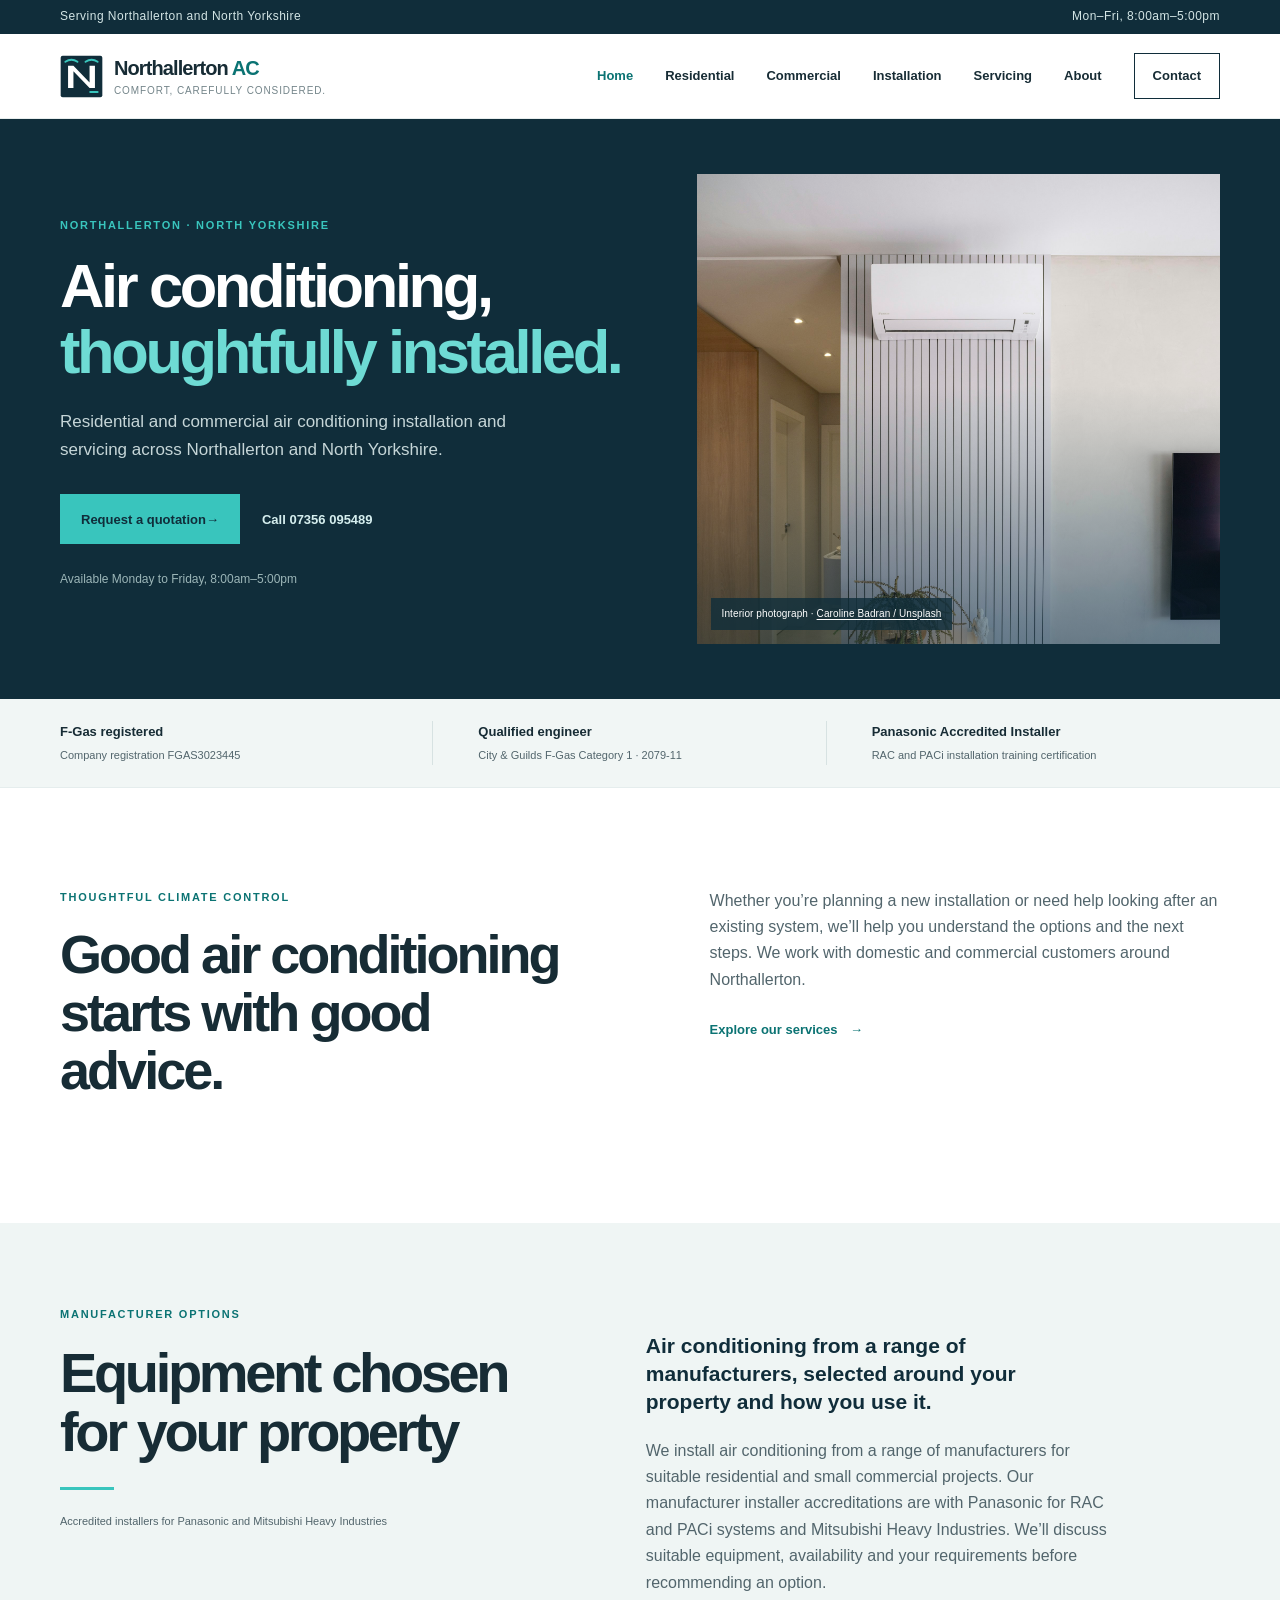
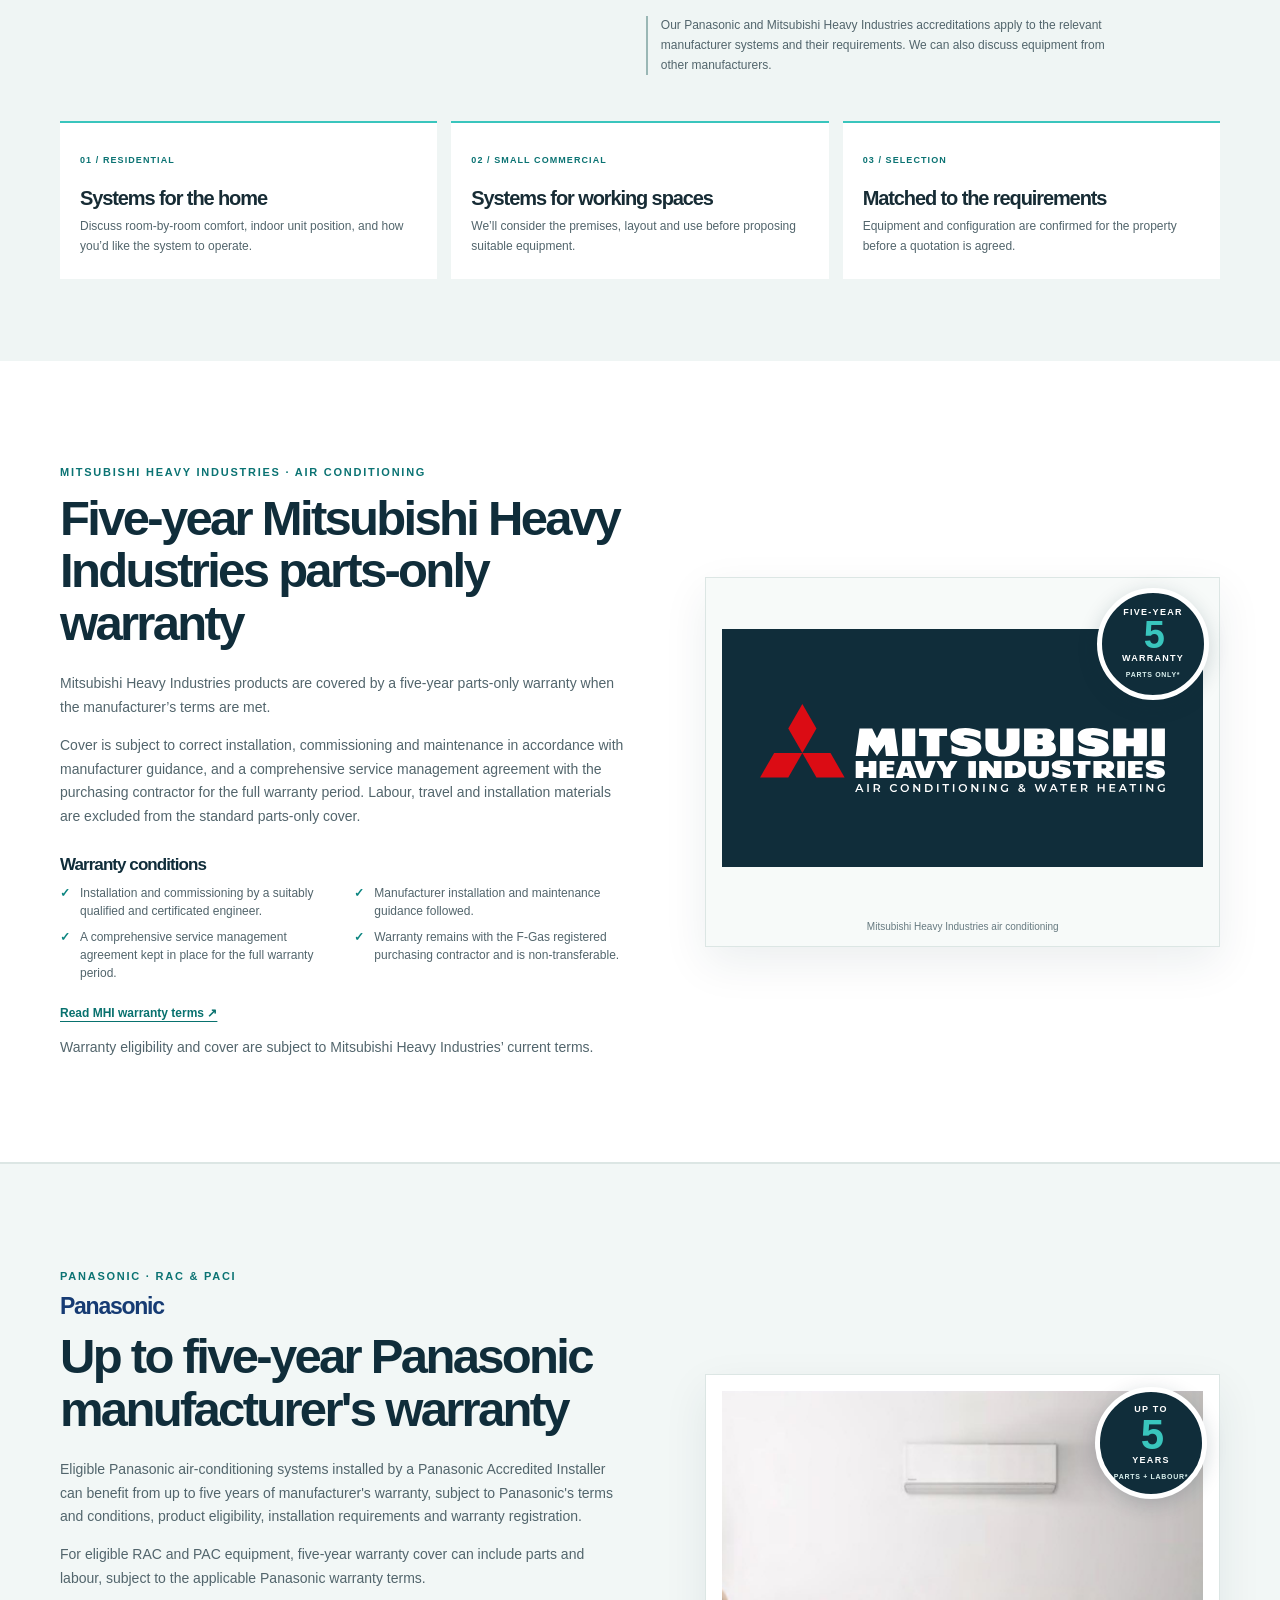
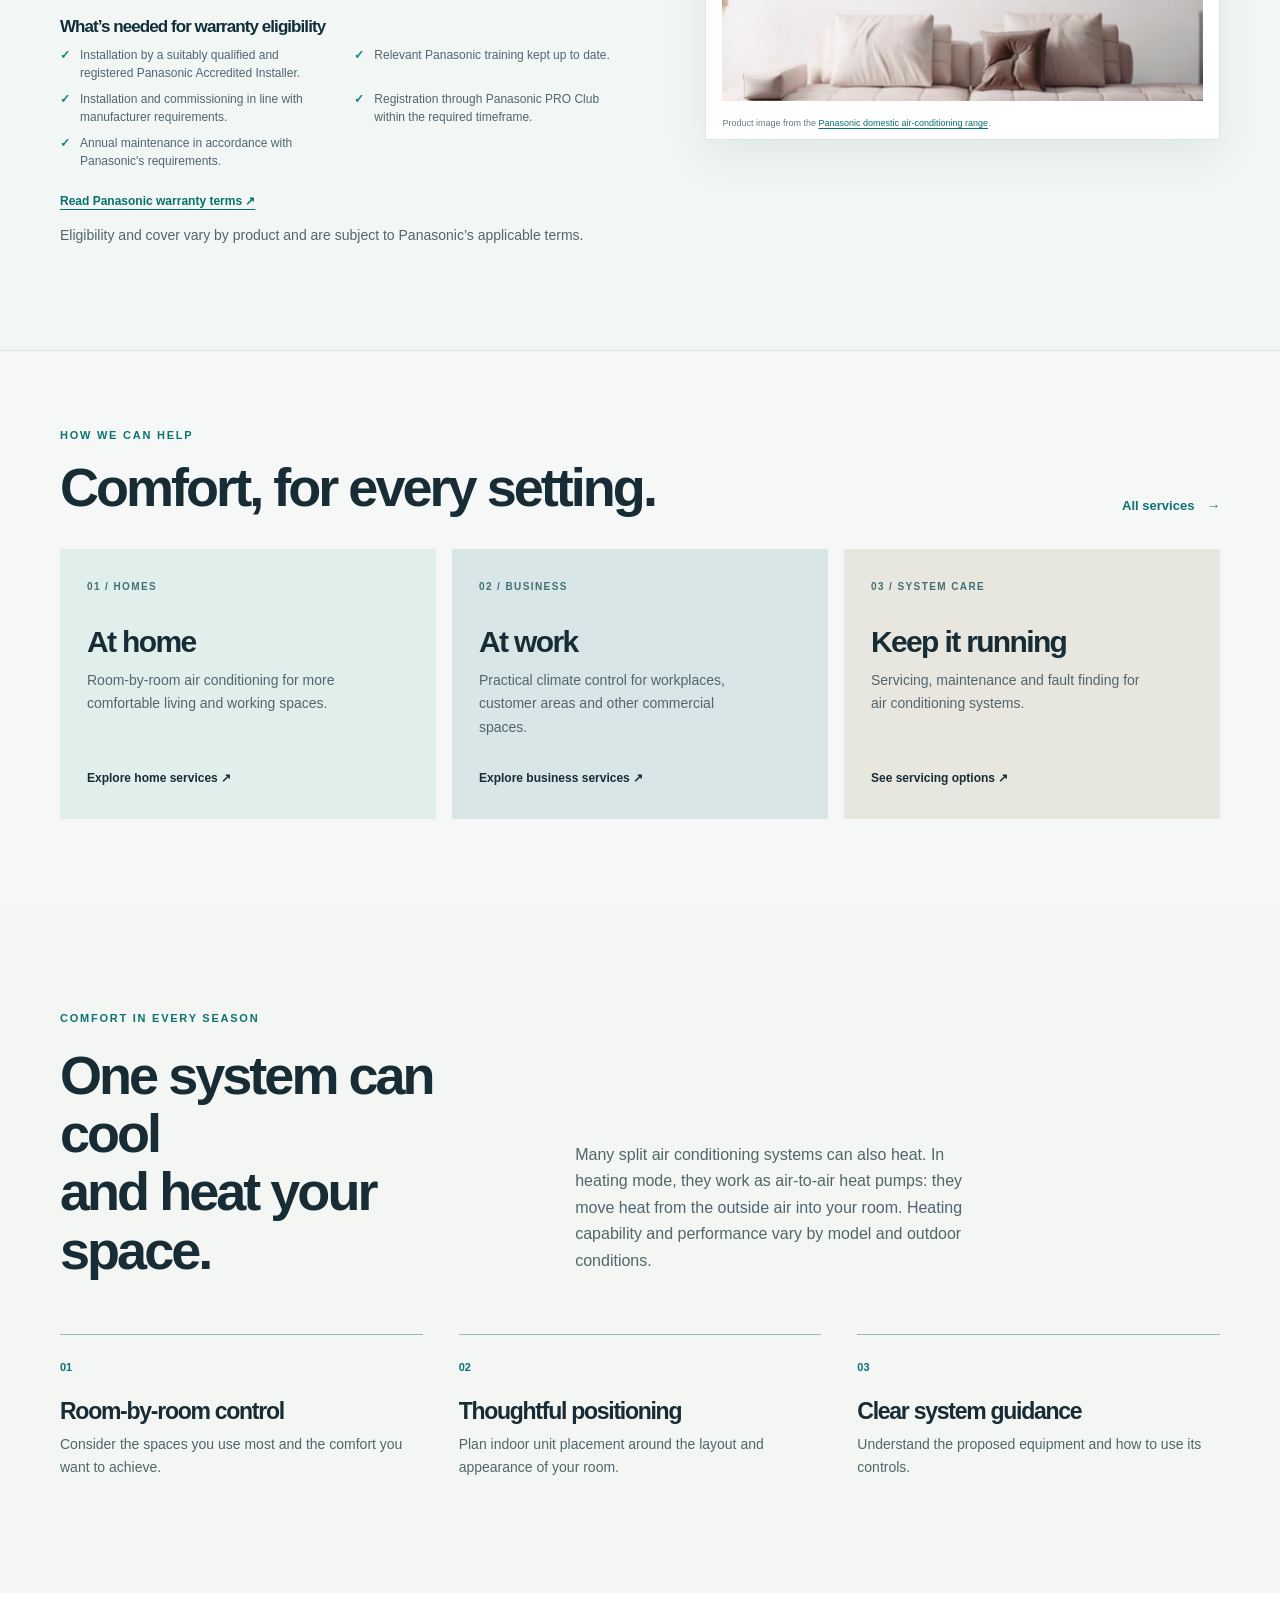
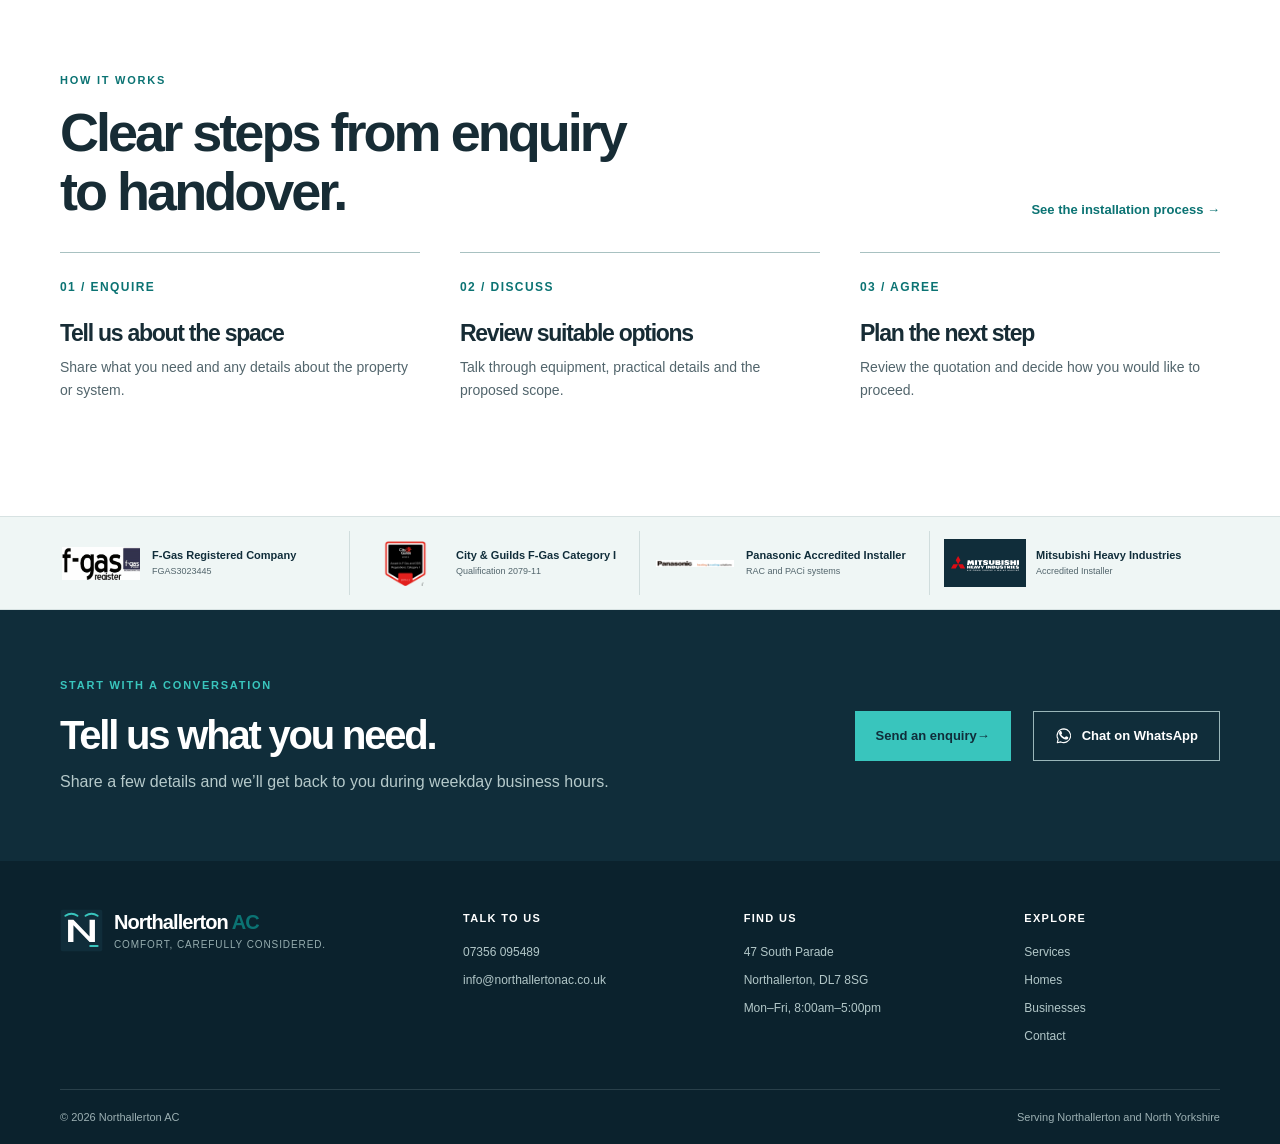
<file: index.html>
<!doctype html>
<html lang="en-GB">
<head>
  <meta charset="utf-8"><meta name="viewport" content="width=device-width, initial-scale=1">
  <title>Air Conditioning Northallerton | Installation &amp; Servicing | Northallerton AC</title><meta property="og:title" content="Air conditioning, thoughtfully installed | Northallerton AC"><meta property="og:description" content="Residential and commercial air conditioning installation and servicing across Northallerton and North Yorkshire."><meta property="og:type" content="website"><meta property="og:url" content="https://northallertonac.co.uk/">
  <meta name="description" content="Air conditioning installation, servicing and repairs in Northallerton and across North Yorkshire. Call Northallerton AC to discuss your requirements.">
  <meta name="theme-color" content="#102d3a"><meta property="og:image" content="https://northallertonac.co.uk/assets/northallerton-home-v2.jpg"><meta name="twitter:card" content="summary_large_image"><link rel="canonical" href="https://northallertonac.co.uk/"><link rel="icon" href="assets/northallerton-ac-mark.svg" type="image/svg+xml"><link rel="stylesheet" href="styles.css?v=20261107-logo-mhi-whatsapp">
  <script type="application/ld+json">{"@context":"https://schema.org","@type":"HVACBusiness","name":"Northallerton AC","url":"https://northallertonac.co.uk/","telephone":"+447356095489","email":"info@northallertonac.co.uk","address":{"@type":"PostalAddress","streetAddress":"47 South Parade","addressLocality":"Northallerton","postalCode":"DL7 8SG","addressCountry":"GB"},"openingHoursSpecification":[{"@type":"OpeningHoursSpecification","dayOfWeek":["Monday","Tuesday","Wednesday","Thursday","Friday"],"opens":"08:00","closes":"17:00"}],"areaServed":[{"@type":"City","name":"Northallerton"},{"@type":"AdministrativeArea","name":"North Yorkshire"}],"@id":"https://northallertonac.co.uk/#business","logo":"https://northallertonac.co.uk/logo.svg","image":"https://northallertonac.co.uk/assets/northallerton-home-v2.jpg","hasOfferCatalog":{"@type":"OfferCatalog","name":"Air conditioning services","itemListElement":[{"@type":"Offer","itemOffered":{"@type":"Service","name":"Air conditioning installation"}},{"@type":"Offer","itemOffered":{"@type":"Service","name":"Air conditioning servicing and maintenance"}},{"@type":"Offer","itemOffered":{"@type":"Service","name":"Air conditioning repairs"}}]}}</script>
</head>
<body>
<a class="skip-link" href="#main">Skip to content</a>
<div class="topline"><div class="wrap top-inner"><span>Serving Northallerton and North Yorkshire</span><span>Mon–Fri, 8:00am–5:00pm</span></div></div>
<header class="site-header"><div class="wrap header-inner"><a class="brand" href="/" aria-label="Northallerton AC home"><img src="assets/northallerton-ac-mark.svg" alt=""><span>Northallerton <b>AC</b><small>Comfort, carefully considered.</small></span></a><button class="menu-toggle" aria-expanded="false" aria-controls="main-nav">Menu</button><nav id="main-nav" aria-label="Main navigation"><a href="/" aria-current="page">Home</a><a href="domestic.html">Residential</a><a href="commercial.html">Commercial</a><a href="installation.html">Installation</a><a href="maintenance.html">Servicing</a><a href="about.html">About</a><a href="contact.html" class="nav-cta">Contact</a></nav></div></header>
<main id="main">
  <section class="hero"><div class="wrap hero-grid"><div class="hero-copy"><p class="eyebrow">Northallerton · North Yorkshire</p><h1>Air conditioning,<br><em>thoughtfully installed.</em></h1><p class="lead">Residential and commercial air conditioning installation and servicing across Northallerton and North Yorkshire.</p><div class="actions"><a class="button button-light" href="contact.html">Request a quotation <span aria-hidden="true">→</span></a><a class="text-link light-link" href="tel:+447356095489">Call 07356 095489</a></div><p class="hero-hours">Available Monday to Friday, 8:00am–5:00pm</p></div><div class="hero-photo"><img src="assets/northallerton-home-v2.jpg" alt="Split air conditioning unit integrated into a modern architectural living room"><span class="photo-caption">Interior photograph · <a href="https://unsplash.com/photos/modern-living-room-with-air-conditioner-and-decor-BsHycOlU6Bg" target="_blank" rel="noopener">Caroline Badran / Unsplash</a></span></div></div></section>
  <section class="trust-strip"><div class="wrap trust-grid"><div><strong>F-Gas registered</strong><span>Company registration FGAS3023445</span></div><div><strong>Qualified engineer</strong><span>City &amp; Guilds F-Gas Category 1 · 2079-11</span></div><div><strong>Panasonic Accredited Installer</strong><span>RAC and PACi installation training certification</span></div></div></section>
  <section class="section intro"><div class="wrap intro-grid"><div><p class="eyebrow">Thoughtful climate control</p><h2>Good air conditioning<br>starts with good advice.</h2></div><div><p>Whether you’re planning a new installation or need help looking after an existing system, we’ll help you understand the options and the next steps. We work with domestic and commercial customers around Northallerton.</p><a class="text-link" href="services.html">Explore our services <span aria-hidden="true">→</span></a></div></div></section>
  <section class="manufacturer-feature"><div class="wrap manufacturer-grid"><div class="maker-title"><p class="eyebrow">Manufacturer options</p><h2>Equipment chosen for your property</h2><span class="maker-rule"></span><p class="maker-status">Accredited installers for Panasonic and Mitsubishi Heavy Industries</p></div><div class="maker-copy"><p class="maker-intro">Air conditioning from a range of manufacturers, selected around your property and how you use it.</p><p>We install air conditioning from a range of manufacturers for suitable residential and small commercial projects. Our manufacturer installer accreditations are with Panasonic for RAC and PACi systems and Mitsubishi Heavy Industries. We’ll discuss suitable equipment, availability and your requirements before recommending an option.</p><p class="maker-qualification">Our Panasonic and Mitsubishi Heavy Industries accreditations apply to the relevant manufacturer systems and their requirements. We can also discuss equipment from other manufacturers.</p></div><div class="manufacturer-systems"><article><span>01 / RESIDENTIAL</span><h3>Systems for the home</h3><p>Discuss room-by-room comfort, indoor unit position, and how you’d like the system to operate.</p></article><article><span>02 / SMALL COMMERCIAL</span><h3>Systems for working spaces</h3><p>We’ll consider the premises, layout and use before proposing suitable equipment.</p></article><article><span>03 / SELECTION</span><h3>Matched to the requirements</h3><p>Equipment and configuration are confirmed for the property before a quotation is agreed.</p></article></div></div></section>
  <section class="section mhi-warranty-section" aria-labelledby="mhi-warranty-title"><div class="wrap panasonic-warranty-grid"><div class="panasonic-warranty-copy"><p class="eyebrow">Mitsubishi Heavy Industries · Air conditioning</p><h2 id="mhi-warranty-title">Five-year Mitsubishi Heavy Industries parts-only warranty</h2><p class="panasonic-warranty-lead">Mitsubishi Heavy Industries products are covered by a five-year parts-only warranty when the manufacturer’s terms are met.</p><p>Cover is subject to correct installation, commissioning and maintenance in accordance with manufacturer guidance, and a comprehensive service management agreement with the purchasing contractor for the full warranty period. Labour, travel and installation materials are excluded from the standard parts-only cover.</p><h3>Warranty conditions</h3><ul class="panasonic-conditions"><li>Installation and commissioning by a suitably qualified and certificated engineer.</li><li>Manufacturer installation and maintenance guidance followed.</li><li>A comprehensive service management agreement kept in place for the full warranty period.</li><li>Warranty remains with the F-Gas registered purchasing contractor and is non-transferable.</li></ul><div class="panasonic-warranty-links"><a href="https://mhi-hvac.co.uk/warranty-scheme/" target="_blank" rel="noopener">Read MHI warranty terms ↗</a></div><p class="panasonic-disclaimer">Warranty eligibility and cover are subject to Mitsubishi Heavy Industries’ current terms.</p></div><div class="panasonic-warranty-visual mhi-warranty-visual"><div class="mhi-warranty-logo-plate"><img src="assets/mhi-official-logo.svg" alt="Mitsubishi Heavy Industries"></div><div class="five-year-badge mhi-five-year-badge" aria-label="Five-year parts-only warranty, subject to terms"><span>FIVE-YEAR</span><strong>5</strong><span>WARRANTY</span><small>PARTS ONLY*</small></div><p class="mhi-warranty-caption">Mitsubishi Heavy Industries air conditioning</p></div></div></section>
  <section class="section panasonic-warranty-section" aria-labelledby="panasonic-warranty-title"><div class="wrap panasonic-warranty-grid"><div class="panasonic-warranty-copy"><p class="eyebrow">Panasonic · RAC &amp; PACi</p><p class="panasonic-brand-wordmark" aria-label="Panasonic">Panasonic</p><h2 id="panasonic-warranty-title">Up to five-year Panasonic manufacturer's warranty</h2><p class="panasonic-warranty-lead">Eligible Panasonic air-conditioning systems installed by a Panasonic Accredited Installer can benefit from up to five years of manufacturer's warranty, subject to Panasonic's terms and conditions, product eligibility, installation requirements and warranty registration.</p><p>For eligible RAC and PAC equipment, five-year warranty cover can include parts and labour, subject to the applicable Panasonic warranty terms.</p><h3>What’s needed for warranty eligibility</h3><ul class="panasonic-conditions"><li>Installation by a suitably qualified and registered Panasonic Accredited Installer.</li><li>Relevant Panasonic training kept up to date.</li><li>Installation and commissioning in line with manufacturer requirements.</li><li>Registration through Panasonic PRO Club within the required timeframe.</li><li>Annual maintenance in accordance with Panasonic's requirements.</li></ul><div class="panasonic-warranty-links"><a href="https://www.panasonicproclub.com/uploads/GB/certifications/untitled%20folder/WEBSITE_PANASONIC_UK_RAC_PAC_VRF_A2W_Warranty_01NOV_2021.pdf" target="_blank" rel="noopener">Read Panasonic warranty terms ↗</a></div><p class="panasonic-disclaimer">Eligibility and cover vary by product and are subject to Panasonic’s applicable terms.</p></div><div class="panasonic-warranty-visual"><div class="five-year-badge" aria-label="Up to five years, parts and labour"><span>UP TO</span><strong>5</strong><span>YEARS</span><small>PARTS + LABOUR*</small></div><img src="assets/panasonic-warranty-interior.jpg" alt="Panasonic wall-mounted air-conditioning unit in a contemporary living room" loading="lazy"><small class="panasonic-image-credit">Product image from the <a href="https://www.aircon.panasonic.eu/GB_en/product/etherea-inverter-silver-r32/" target="_blank" rel="noopener">Panasonic domestic air-conditioning range</a>.</small></div></div></section>
  <section class="section cards-section"><div class="wrap"><div class="section-heading"><div><p class="eyebrow">How we can help</p><h2>Comfort, for every setting.</h2></div><a class="text-link" href="services.html">All services <span aria-hidden="true">→</span></a></div><div class="card-grid"><a class="service-card home-card" href="domestic.html"><span class="card-number">01 / HOMES</span><h3>At home</h3><p>Room-by-room air conditioning for more comfortable living and working spaces.</p><span class="card-arrow">Explore home services ↗</span></a><a class="service-card business-card" href="commercial.html"><span class="card-number">02 / BUSINESS</span><h3>At work</h3><p>Practical climate control for workplaces, customer areas and other commercial spaces.</p><span class="card-arrow">Explore business services ↗</span></a><a class="service-card care-card" href="services.html#servicing"><span class="card-number">03 / SYSTEM CARE</span><h3>Keep it running</h3><p>Servicing, maintenance and fault finding for air conditioning systems.</p><span class="card-arrow">See servicing options ↗</span></a></div></div></section>
  <section class="section benefit-section"><div class="wrap"><div class="benefit-heading"><p class="eyebrow">Comfort in every season</p><h2>One system can cool<br>and heat your space.</h2><p>Many split air conditioning systems can also heat. In heating mode, they work as air-to-air heat pumps: they move heat from the outside air into your room. Heating capability and performance vary by model and outdoor conditions.</p></div><div class="benefit-points"><div><b>01</b><h3>Room-by-room control</h3><p>Consider the spaces you use most and the comfort you want to achieve.</p></div><div><b>02</b><h3>Thoughtful positioning</h3><p>Plan indoor unit placement around the layout and appearance of your room.</p></div><div><b>03</b><h3>Clear system guidance</h3><p>Understand the proposed equipment and how to use its controls.</p></div></div></div></section>
  <section class="section process-home"><div class="wrap"><div class="section-heading"><div><p class="eyebrow">How it works</p><h2>Clear steps from enquiry to handover.</h2></div><a class="text-link" href="installation.html">See the installation process →</a></div><div class="steps"><div><b>01 / ENQUIRE</b><h3>Tell us about the space</h3><p>Share what you need and any details about the property or system.</p></div><div><b>02 / DISCUSS</b><h3>Review suitable options</h3><p>Talk through equipment, practical details and the proposed scope.</p></div><div><b>03 / AGREE</b><h3>Plan the next step</h3><p>Review the quotation and decide how you would like to proceed.</p></div></div></div></section>
  <section class="credentials-banner" aria-label="Accreditations and qualifications"><div class="wrap credential-list">
 <article class="credential-card"><div class="credential-mark fgas-mark"><img src="assets/fgas-register-logo.png" alt="F-Gas Register"></div><div class="credential-copy"><h3>F-Gas Registered Company</h3><p>FGAS3023445</p></div></article>
 <article class="credential-card"><div class="credential-mark guilds-mark"><img src="assets/city-guilds-fgas-category-i.png" alt="City &amp; Guilds Level 2 F-Gas Category I badge"></div><div class="credential-copy"><h3>City &amp; Guilds F-Gas Category I</h3><p>Qualification 2079-11</p></div></article>
 <article class="credential-card"><div class="credential-mark panasonic-mark"><img src="assets/panasonic-heating-cooling-logo.png" alt="Panasonic heating and cooling solutions"></div><div class="credential-copy"><h3>Panasonic Accredited Installer</h3><p>RAC and PACi systems</p></div></article>
 <article class="credential-card mhi-credential"><div class="credential-mark mhi-mark"><img src="assets/mhi-official-logo.svg" alt="Mitsubishi Heavy Industries"></div><div class="credential-copy"><h3>Mitsubishi Heavy Industries</h3><p>Accredited Installer</p></div></article>
 </div></section>
  <section class="contact-band"><div class="wrap band-inner"><div><p class="eyebrow">Start with a conversation</p><h2>Tell us what you need.</h2><p>Share a few details and we’ll get back to you during weekday business hours.</p></div><div class="actions"><a class="button button-light" href="contact.html">Send an enquiry <span aria-hidden="true">→</span></a><a class="button button-outline" href="https://wa.me/447356095489?text=Hello%20Northallerton%20AC%2C%20I%27d%20like%20to%20ask%20about%20air%20conditioning." target="_blank" rel="noopener"><img class="whatsapp-icon" src="assets/whatsapp-mark.svg" alt="">Chat on WhatsApp</a></div></div></section>
</main>
<footer class="site-footer"><div class="wrap footer-main"><a class="brand footer-brand" href="/"><img src="assets/northallerton-ac-mark.svg" alt=""><span>Northallerton <b>AC</b><small>Comfort, carefully considered.</small></span></a><div><b>Talk to us</b><a href="tel:+447356095489">07356 095489</a><a href="mailto:info@northallertonac.co.uk">info@northallertonac.co.uk</a></div><div><b>Find us</b><span>47 South Parade</span><span>Northallerton, DL7 8SG</span><span>Mon–Fri, 8:00am–5:00pm</span></div><div><b>Explore</b><a href="services.html">Services</a><a href="domestic.html">Homes</a><a href="commercial.html">Businesses</a><a href="contact.html">Contact</a></div></div><div class="wrap footer-bottom"><span>© <span data-year>2026</span> Northallerton AC</span><span>Serving Northallerton and North Yorkshire</span></div></footer><script src="script.js" defer></script></body></html>
</file>
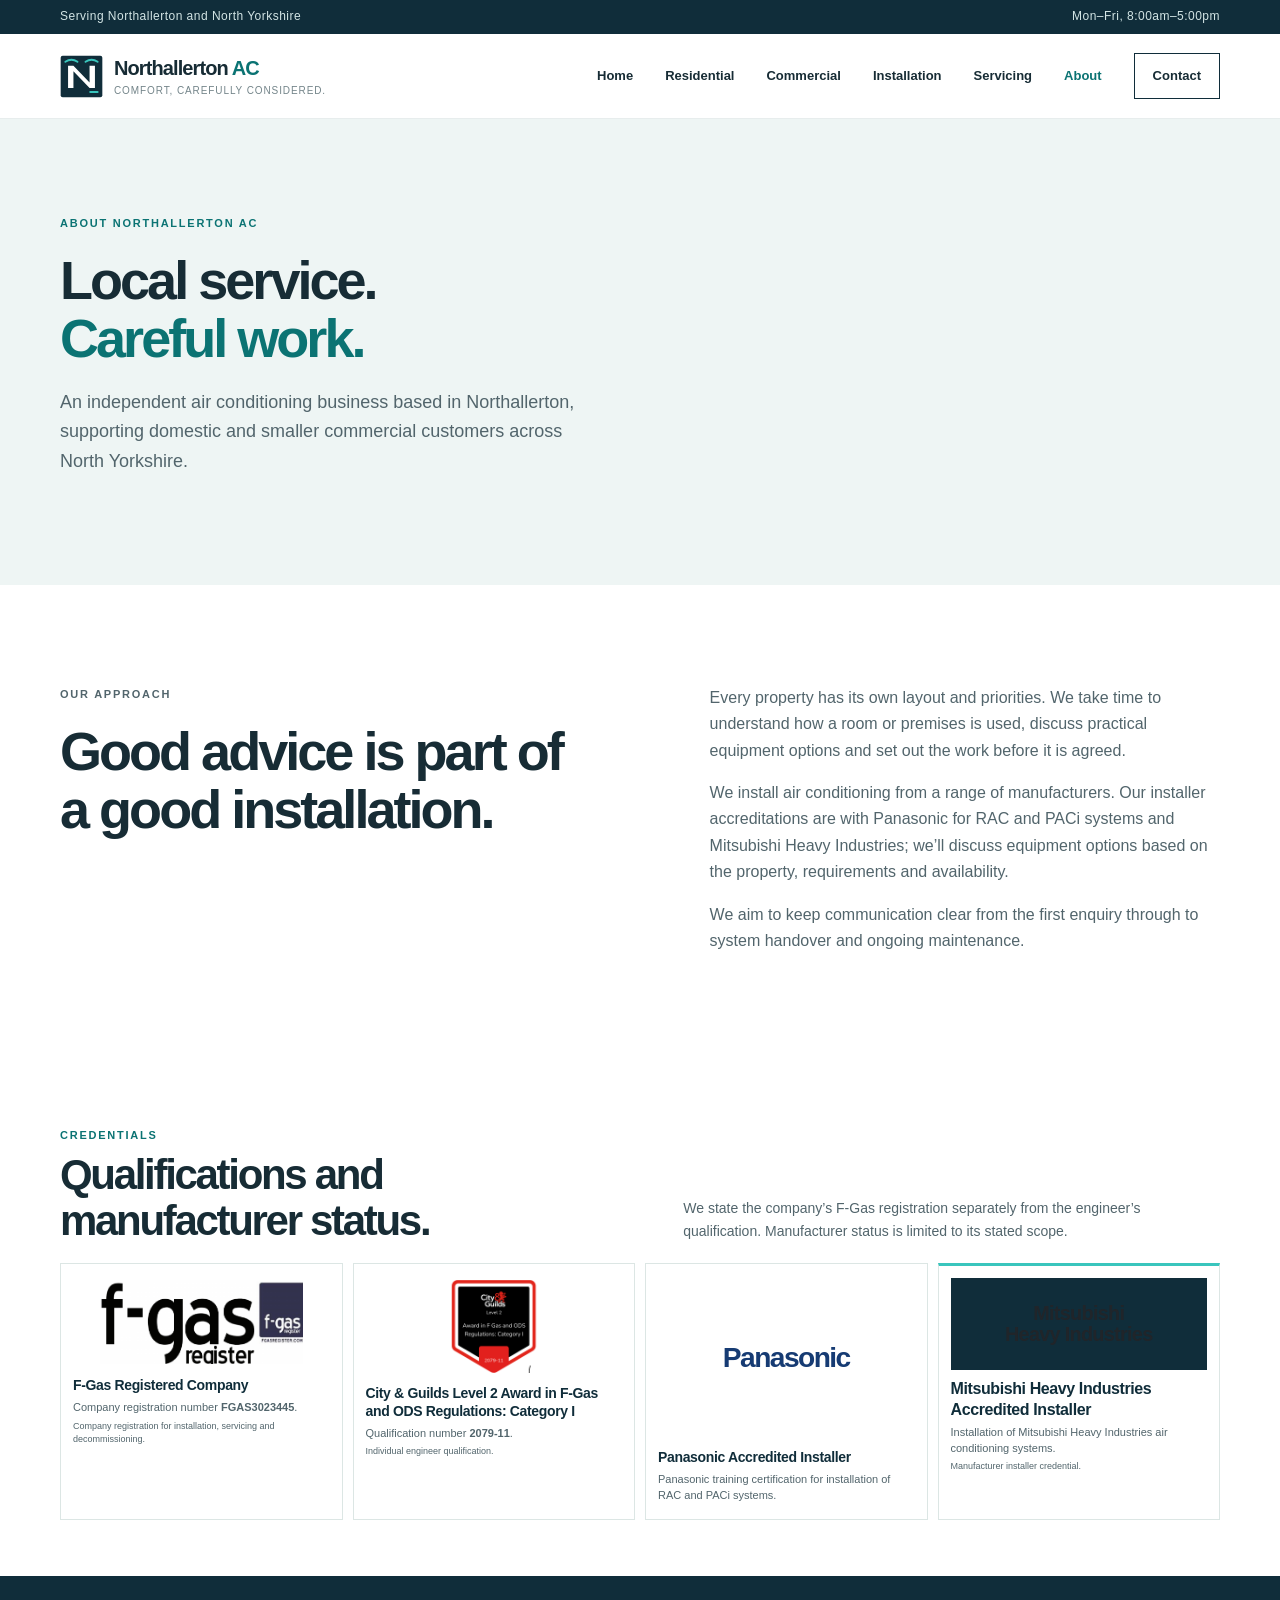
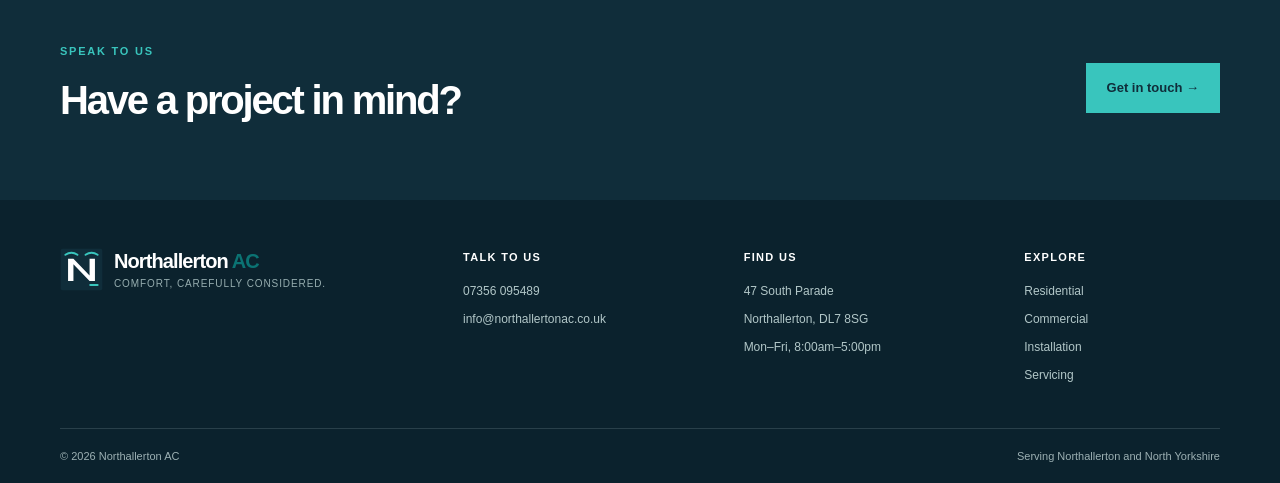
<file: about.html>
<!doctype html><html lang="en-GB"><head><meta charset="utf-8"><meta name="viewport" content="width=device-width, initial-scale=1"><title>About Northallerton AC | Local Air Conditioning Specialist</title><meta name="description" content="Meet Northallerton AC, an independent local air conditioning business serving homes and small commercial premises in North Yorkshire."><meta property="og:title" content="About Northallerton AC"><meta property="og:description" content="Local air conditioning installation and maintenance, with clear qualifications and accreditation details."><meta property="og:type" content="website"><meta property="og:url" content="https://northallertonac.co.uk/about.html"><meta property="og:image" content="https://northallertonac.co.uk/assets/northallerton-home-v2.jpg"><meta name="twitter:card" content="summary_large_image"><link rel="canonical" href="https://northallertonac.co.uk/about.html"><link rel="icon" href="assets/northallerton-ac-mark.svg" type="image/svg+xml"><link rel="stylesheet" href="styles.css?v=20261107-logo-mhi-whatsapp"></head><body><a class="skip-link" href="#main">Skip to content</a><div class="topline"><div class="wrap top-inner"><span>Serving Northallerton and North Yorkshire</span><span>Mon–Fri, 8:00am–5:00pm</span></div></div><header class="site-header"><div class="wrap header-inner"><a class="brand" href="/"><img src="assets/northallerton-ac-mark.svg" alt=""><span>Northallerton <b>AC</b><small>Comfort, carefully considered.</small></span></a><button class="menu-toggle" aria-expanded="false" aria-controls="main-nav">Menu</button><nav id="main-nav" aria-label="Main navigation"><a href="/">Home</a><a href="domestic.html">Residential</a><a href="commercial.html">Commercial</a><a href="installation.html">Installation</a><a href="maintenance.html">Servicing</a><a href="about.html" aria-current="page">About</a><a href="contact.html" class="nav-cta">Contact</a></nav></div></header><main id="main"><section class="page-hero"><div class="wrap"><p class="eyebrow">About Northallerton AC</p><h1>Local service.<br><em>Careful work.</em></h1><p class="lead">An independent air conditioning business based in Northallerton, supporting domestic and smaller commercial customers across North Yorkshire.</p></div></section><section class="section"><div class="wrap split-content"><div><p class="eyebrow">Our approach</p><h2>Good advice is part of a good installation.</h2></div><div><p>Every property has its own layout and priorities. We take time to understand how a room or premises is used, discuss practical equipment options and set out the work before it is agreed.</p><p>We install air conditioning from a range of manufacturers. Our installer accreditations are with Panasonic for RAC and PACi systems and Mitsubishi Heavy Industries; we’ll discuss equipment options based on the property, requirements and availability.</p><p>We aim to keep communication clear from the first enquiry through to system handover and ongoing maintenance.</p></div></div></section><section class="section credentials"><div class="wrap"><div class="credentials-grid"><div><p class="eyebrow">Credentials</p><h2>Qualifications and manufacturer status.</h2><p>We state the company’s F-Gas registration separately from the engineer’s qualification. Manufacturer status is limited to its stated scope.</p></div><div class="credential-list">
 <article class="credential-card"><div class="credential-mark fgas-mark"><img src="assets/fgas-register-logo.png" alt="F-Gas Register"></div><div class="credential-copy"><h3>F-Gas Registered Company</h3><p>Company registration number <strong>FGAS3023445</strong>.</p><small>Company registration for installation, servicing and decommissioning.</small></div></article>
 <article class="credential-card"><div class="credential-mark guilds-mark"><img src="assets/city-guilds-fgas-category-i.png" alt="City &amp; Guilds Level 2 Award in F-Gas and ODS Regulations: Category I, qualification 2079-11"></div><div class="credential-copy"><h3>City &amp; Guilds Level 2 Award in F-Gas and ODS Regulations: Category I</h3><p>Qualification number <strong>2079-11</strong>.</p><small>Individual engineer qualification.</small></div></article>
 <article class="credential-card"><div class="credential-mark wordmark panasonic-mark" aria-label="Panasonic">Panasonic</div><div class="credential-copy"><h3>Panasonic Accredited Installer</h3><p>Panasonic training certification for installation of RAC and PACi systems.</p></div></article>
 <article class="credential-card mhi-credential"><div class="credential-mark wordmark mhi-mark">Mitsubishi<br>Heavy Industries</div><div class="credential-copy"><h3>Mitsubishi Heavy Industries Accredited Installer</h3><p>Installation of Mitsubishi Heavy Industries air conditioning systems.</p><small>Manufacturer installer credential.</small></div></article>
 </div></div></div></section><section class="contact-band"><div class="wrap band-inner"><div><p class="eyebrow">Speak to us</p><h2>Have a project in mind?</h2></div><a class="button button-light" href="contact.html">Get in touch →</a></div></section></main><footer class="site-footer"><div class="wrap footer-main"><a class="brand footer-brand" href="/"><img src="assets/northallerton-ac-mark.svg" alt=""><span>Northallerton <b>AC</b><small>Comfort, carefully considered.</small></span></a><div><b>Talk to us</b><a href="tel:+447356095489">07356 095489</a><a href="mailto:info@northallertonac.co.uk">info@northallertonac.co.uk</a></div><div><b>Find us</b><span>47 South Parade</span><span>Northallerton, DL7 8SG</span><span>Mon–Fri, 8:00am–5:00pm</span></div><div><b>Explore</b><a href="domestic.html">Residential</a><a href="commercial.html">Commercial</a><a href="installation.html">Installation</a><a href="maintenance.html">Servicing</a></div></div><div class="wrap footer-bottom"><span>© <span data-year>2026</span> Northallerton AC</span><span>Serving Northallerton and North Yorkshire</span></div></footer><script src="script.js" defer></script></body></html>
</file>
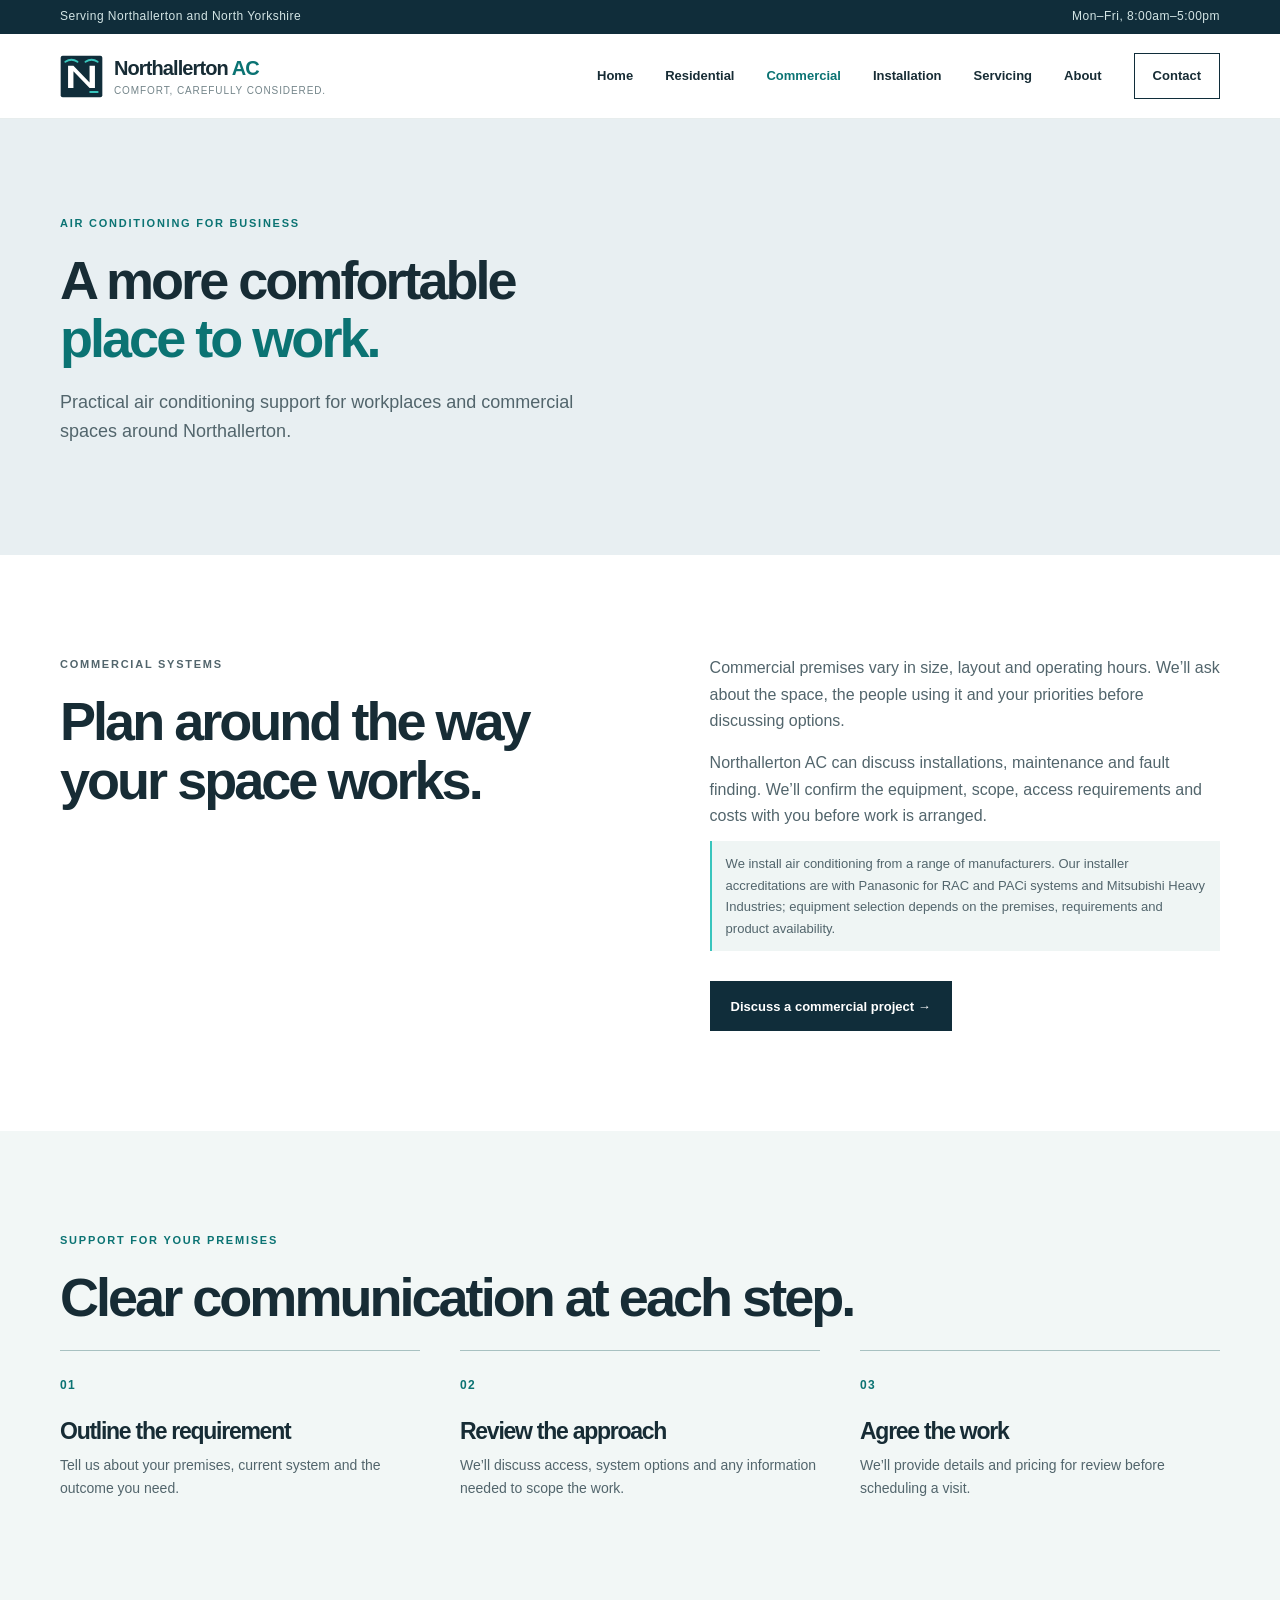
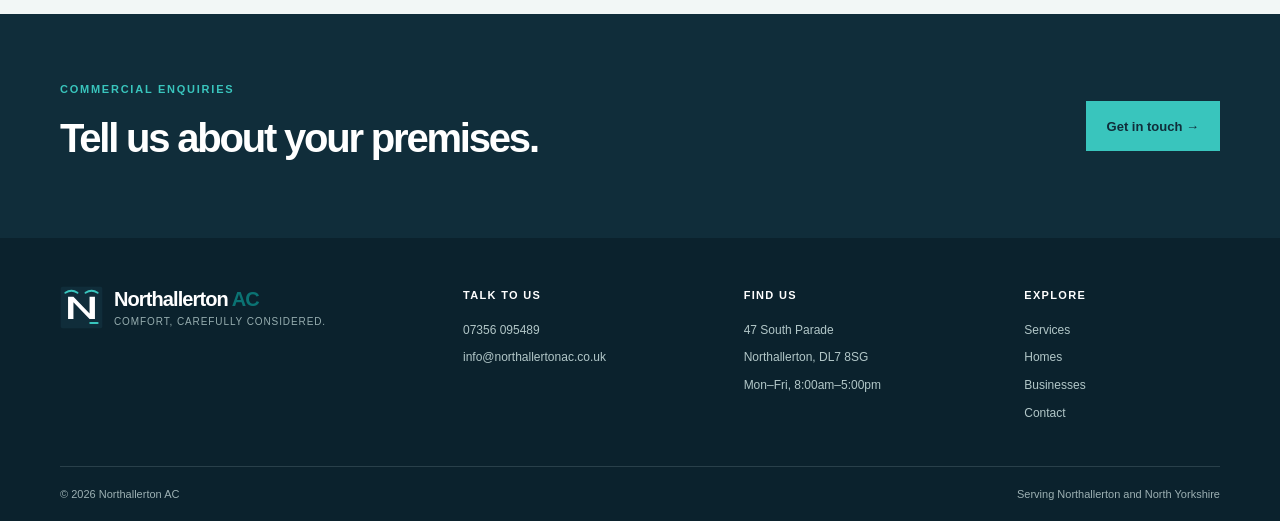
<file: commercial.html>
<!doctype html><html lang="en-GB"><head><meta charset="utf-8"><meta name="viewport" content="width=device-width, initial-scale=1"><title>Commercial Air Conditioning | Northallerton AC</title><meta property="og:title" content="Commercial Air Conditioning | Northallerton AC"><meta property="og:description" content="Air conditioning installation, servicing and repair in Northallerton and North Yorkshire."><meta property="og:type" content="website"><meta property="og:url" content="https://northallertonac.co.uk/commercial.html"><meta name="description" content="Commercial air conditioning installation, servicing and repairs in Northallerton and North Yorkshire. Talk to Northallerton AC about your premises."><meta property="og:image" content="https://northallertonac.co.uk/assets/northallerton-home-v2.jpg"><meta name="twitter:card" content="summary_large_image"><link rel="canonical" href="https://northallertonac.co.uk/commercial.html"><link rel="icon" href="assets/northallerton-ac-mark.svg" type="image/svg+xml"><link rel="stylesheet" href="styles.css?v=20261107-logo-mhi-whatsapp"></head><body><a class="skip-link" href="#main">Skip to content</a><div class="topline"><div class="wrap top-inner"><span>Serving Northallerton and North Yorkshire</span><span>Mon–Fri, 8:00am–5:00pm</span></div></div><header class="site-header"><div class="wrap header-inner"><a class="brand" href="/"><img src="assets/northallerton-ac-mark.svg" alt=""><span>Northallerton <b>AC</b><small>Comfort, carefully considered.</small></span></a><button class="menu-toggle" aria-expanded="false" aria-controls="main-nav">Menu</button><nav id="main-nav" aria-label="Main navigation"><a href="/">Home</a><a href="domestic.html">Residential</a><a href="commercial.html" aria-current="page">Commercial</a><a href="installation.html">Installation</a><a href="maintenance.html">Servicing</a><a href="about.html">About</a><a href="contact.html" class="nav-cta">Contact</a></nav></div></header><main id="main"><section class="page-hero business-page-hero"><div class="wrap"><p class="eyebrow">Air conditioning for business</p><h1>A more comfortable<br><em>place to work.</em></h1><p class="lead">Practical air conditioning support for workplaces and commercial spaces around Northallerton.</p></div></section><section class="section"><div class="wrap split-content"><div><p class="eyebrow">Commercial systems</p><h2>Plan around the way your space works.</h2></div><div><p>Commercial premises vary in size, layout and operating hours. We’ll ask about the space, the people using it and your priorities before discussing options.</p><p>Northallerton AC can discuss installations, maintenance and fault finding. We’ll confirm the equipment, scope, access requirements and costs with you before work is arranged. <span class="maker-inline">We install air conditioning from a range of manufacturers. Our installer accreditations are with Panasonic for RAC and PACi systems and Mitsubishi Heavy Industries; equipment selection depends on the premises, requirements and product availability.</span></p><a class="button button-dark" href="contact.html">Discuss a commercial project →</a></div></div></section><section class="section pale-section"><div class="wrap"><p class="eyebrow">Support for your premises</p><h2>Clear communication at each step.</h2><div class="steps"><div><b>01</b><h3>Outline the requirement</h3><p>Tell us about your premises, current system and the outcome you need.</p></div><div><b>02</b><h3>Review the approach</h3><p>We’ll discuss access, system options and any information needed to scope the work.</p></div><div><b>03</b><h3>Agree the work</h3><p>We’ll provide details and pricing for review before scheduling a visit.</p></div></div></div></section><section class="contact-band"><div class="wrap band-inner"><div><p class="eyebrow">Commercial enquiries</p><h2>Tell us about your premises.</h2></div><a class="button button-light" href="contact.html">Get in touch →</a></div></section></main><footer class="site-footer"><div class="wrap footer-main"><a class="brand footer-brand" href="/"><img src="assets/northallerton-ac-mark.svg" alt=""><span>Northallerton <b>AC</b><small>Comfort, carefully considered.</small></span></a><div><b>Talk to us</b><a href="tel:+447356095489">07356 095489</a><a href="mailto:info@northallertonac.co.uk">info@northallertonac.co.uk</a></div><div><b>Find us</b><span>47 South Parade</span><span>Northallerton, DL7 8SG</span><span>Mon–Fri, 8:00am–5:00pm</span></div><div><b>Explore</b><a href="services.html">Services</a><a href="domestic.html">Homes</a><a href="commercial.html">Businesses</a><a href="contact.html">Contact</a></div></div><div class="wrap footer-bottom"><span>© <span data-year>2026</span> Northallerton AC</span><span>Serving Northallerton and North Yorkshire</span></div></footer><script src="script.js" defer></script></body></html>
</file>
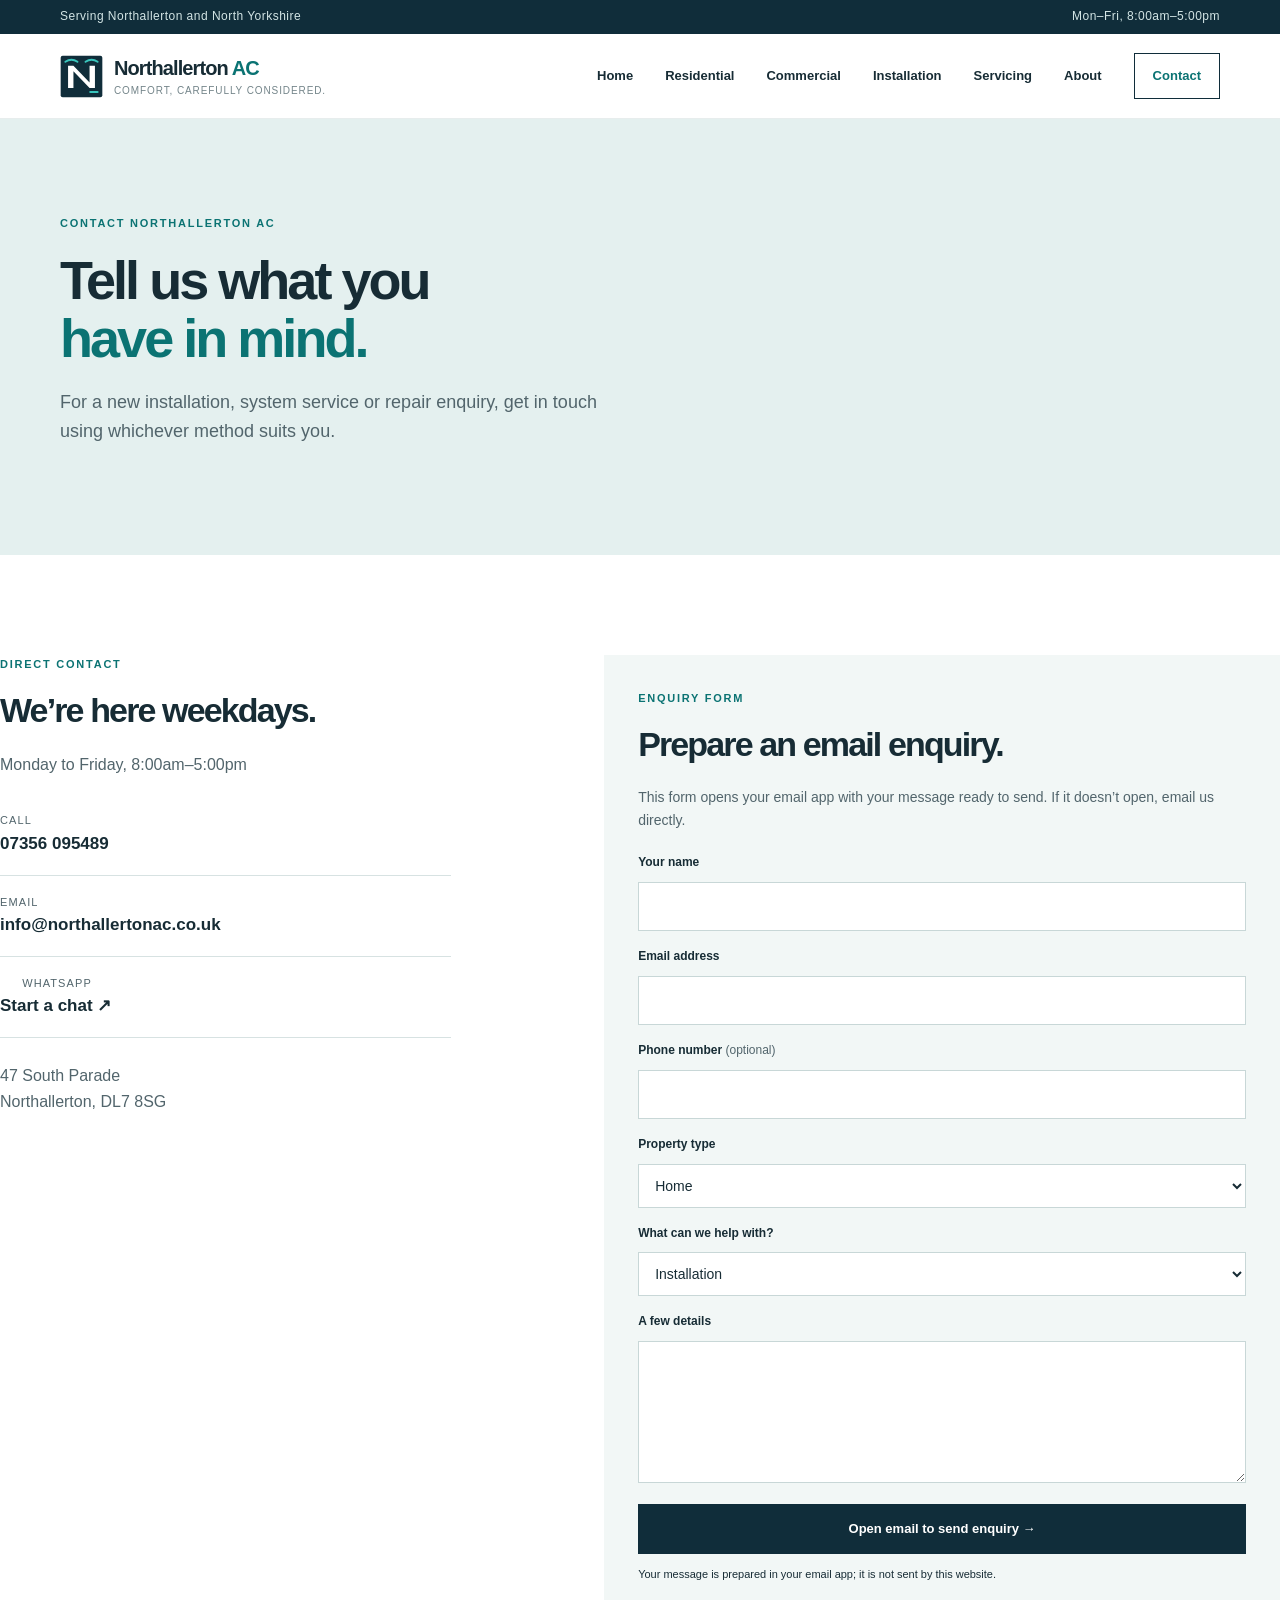
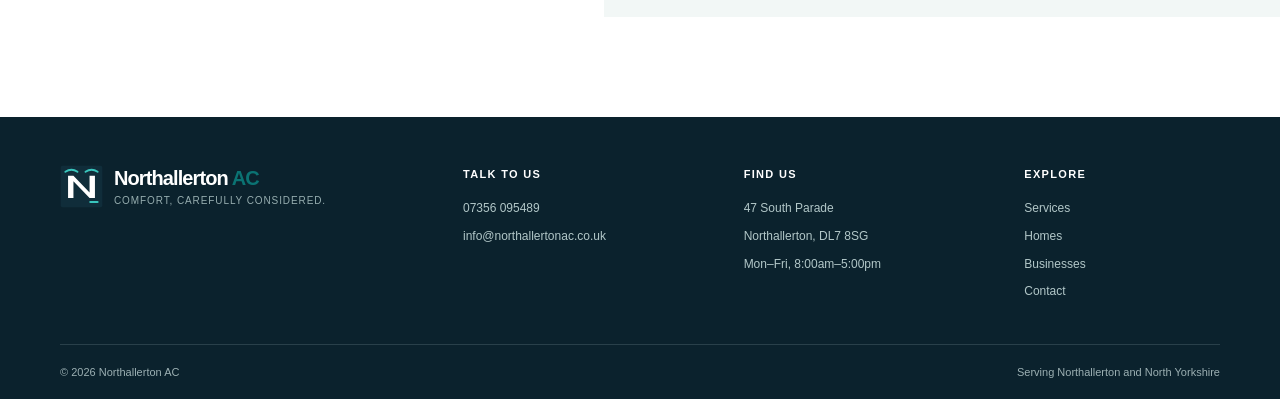
<file: contact.html>
<!doctype html><html lang="en-GB"><head><meta charset="utf-8"><meta name="viewport" content="width=device-width, initial-scale=1"><title>Contact Northallerton AC | Get an Enquiry Started</title><meta property="og:title" content="Contact Northallerton AC | Get an Enquiry Started"><meta property="og:description" content="Air conditioning installation, servicing and repair in Northallerton and North Yorkshire."><meta property="og:type" content="website"><meta property="og:url" content="https://northallertonac.co.uk/contact.html"><meta name="description" content="Contact Northallerton AC about air conditioning installation, servicing or repairs in Northallerton and North Yorkshire."><meta property="og:image" content="https://northallertonac.co.uk/assets/northallerton-home-v2.jpg"><meta name="twitter:card" content="summary_large_image"><link rel="canonical" href="https://northallertonac.co.uk/contact.html"><link rel="icon" href="assets/northallerton-ac-mark.svg" type="image/svg+xml"><link rel="stylesheet" href="styles.css?v=20261107-logo-mhi-whatsapp"></head><body><a class="skip-link" href="#main">Skip to content</a><div class="topline"><div class="wrap top-inner"><span>Serving Northallerton and North Yorkshire</span><span>Mon–Fri, 8:00am–5:00pm</span></div></div><header class="site-header"><div class="wrap header-inner"><a class="brand" href="/"><img src="assets/northallerton-ac-mark.svg" alt=""><span>Northallerton <b>AC</b><small>Comfort, carefully considered.</small></span></a><button class="menu-toggle" aria-expanded="false" aria-controls="main-nav">Menu</button><nav id="main-nav" aria-label="Main navigation"><a href="/">Home</a><a href="domestic.html">Residential</a><a href="commercial.html">Commercial</a><a href="installation.html">Installation</a><a href="maintenance.html">Servicing</a><a href="about.html">About</a><a href="contact.html" aria-current="page" class="nav-cta">Contact</a></nav></div></header><main id="main"><section class="page-hero contact-hero"><div class="wrap"><p class="eyebrow">Contact Northallerton AC</p><h1>Tell us what you<br><em>have in mind.</em></h1><p class="lead">For a new installation, system service or repair enquiry, get in touch using whichever method suits you.</p></div></section><section class="section contact-layout"><div class="contact-details"><p class="eyebrow">Direct contact</p><h2>We’re here weekdays.</h2><p>Monday to Friday, 8:00am–5:00pm</p><a class="contact-method" href="tel:+447356095489"><small>Call</small><b>07356 095489</b></a><a class="contact-method" href="mailto:info@northallertonac.co.uk"><small>Email</small><b>info@northallertonac.co.uk</b></a><a class="contact-method" href="https://wa.me/447356095489?text=Hello%20Northallerton%20AC%2C%20I%27d%20like%20to%20ask%20about%20air%20conditioning." target="_blank" rel="noopener"><small><img class="whatsapp-icon" src="assets/whatsapp-mark.svg" alt=""> WhatsApp</small><b>Start a chat ↗</b></a><p class="address">47 South Parade<br>Northallerton, DL7 8SG</p></div><div class="form-panel"><p class="eyebrow">Enquiry form</p><h2>Prepare an email enquiry.</h2><p>This form opens your email app with your message ready to send. If it doesn’t open, email us directly.</p><form id="enquiry-form"><label for="name">Your name</label><input id="name" name="name" autocomplete="name" required><label for="email">Email address</label><input id="email" name="email" type="email" autocomplete="email" required><label for="phone">Phone number <span>(optional)</span></label><input id="phone" name="phone" type="tel" autocomplete="tel"><label for="property">Property type</label><select id="property" name="property"><option>Home</option><option>Small commercial premises</option><option>Other</option></select><label for="service">What can we help with?</label><select id="service" name="service"><option>Installation</option><option>Servicing or maintenance</option><option>Repair or fault finding</option><option>Other enquiry</option></select><label for="message">A few details</label><textarea id="message" name="message" rows="5" required></textarea><button class="button button-dark" type="submit">Open email to send enquiry →</button><p class="form-note" id="form-note" aria-live="polite">Your message is prepared in your email app; it is not sent by this website.</p></form></div></section></main><footer class="site-footer"><div class="wrap footer-main"><a class="brand footer-brand" href="/"><img src="assets/northallerton-ac-mark.svg" alt=""><span>Northallerton <b>AC</b><small>Comfort, carefully considered.</small></span></a><div><b>Talk to us</b><a href="tel:+447356095489">07356 095489</a><a href="mailto:info@northallertonac.co.uk">info@northallertonac.co.uk</a></div><div><b>Find us</b><span>47 South Parade</span><span>Northallerton, DL7 8SG</span><span>Mon–Fri, 8:00am–5:00pm</span></div><div><b>Explore</b><a href="services.html">Services</a><a href="domestic.html">Homes</a><a href="commercial.html">Businesses</a><a href="contact.html">Contact</a></div></div><div class="wrap footer-bottom"><span>© <span data-year>2026</span> Northallerton AC</span><span>Serving Northallerton and North Yorkshire</span></div></footer><script src="script.js" defer></script></body></html>
</file>
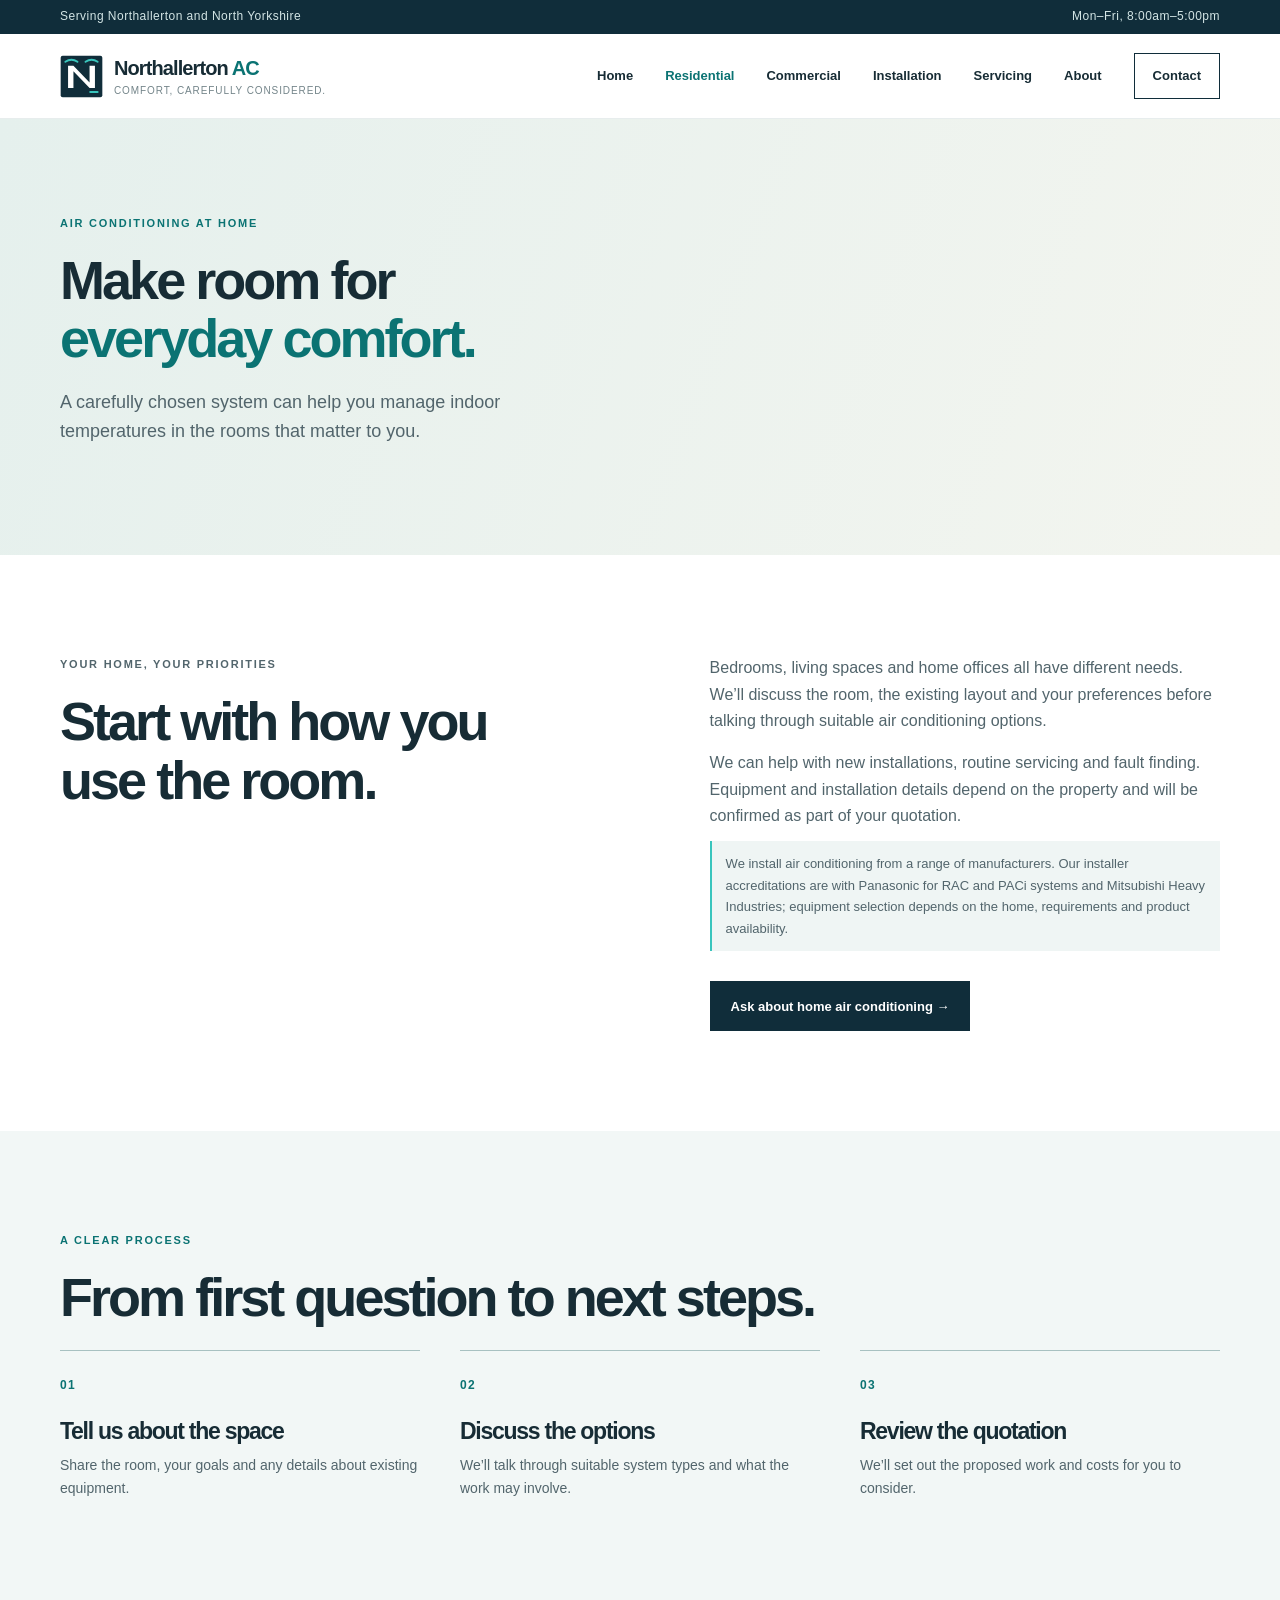
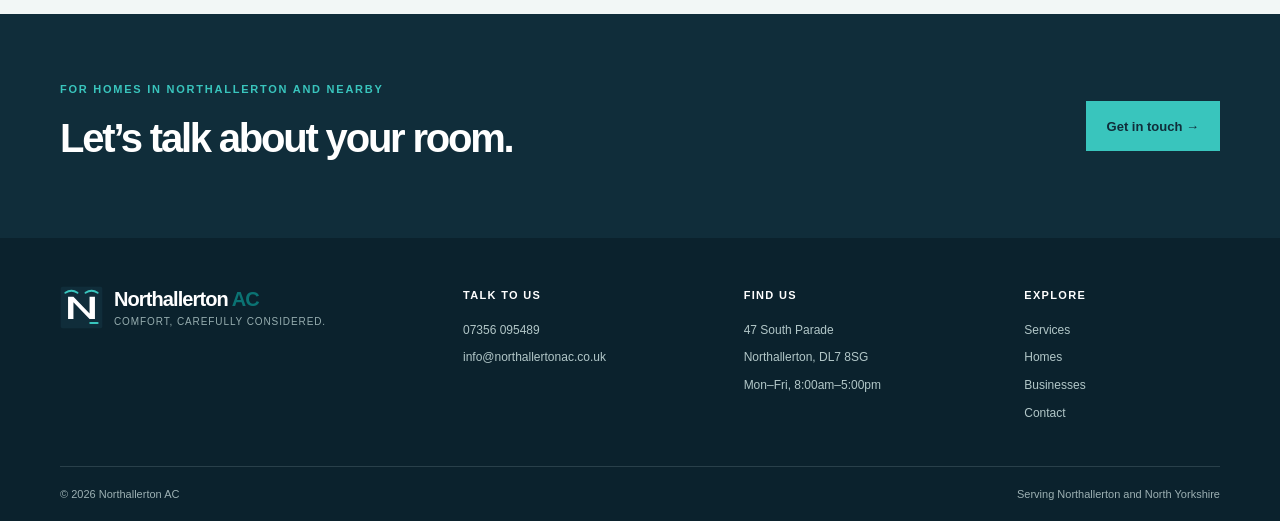
<file: domestic.html>
<!doctype html><html lang="en-GB"><head><meta charset="utf-8"><meta name="viewport" content="width=device-width, initial-scale=1"><title>Home Air Conditioning | Northallerton AC</title><meta property="og:title" content="Home Air Conditioning | Northallerton AC"><meta property="og:description" content="Air conditioning installation, servicing and repair in Northallerton and North Yorkshire."><meta property="og:type" content="website"><meta property="og:url" content="https://northallertonac.co.uk/domestic.html"><meta name="description" content="Home air conditioning installation, servicing and repairs in Northallerton and North Yorkshire. Talk to Northallerton AC about your space."><meta property="og:image" content="https://northallertonac.co.uk/assets/northallerton-home-v2.jpg"><meta name="twitter:card" content="summary_large_image"><link rel="canonical" href="https://northallertonac.co.uk/domestic.html"><link rel="icon" href="assets/northallerton-ac-mark.svg" type="image/svg+xml"><link rel="stylesheet" href="styles.css?v=20261107-logo-mhi-whatsapp"></head><body><a class="skip-link" href="#main">Skip to content</a><div class="topline"><div class="wrap top-inner"><span>Serving Northallerton and North Yorkshire</span><span>Mon–Fri, 8:00am–5:00pm</span></div></div><header class="site-header"><div class="wrap header-inner"><a class="brand" href="/"><img src="assets/northallerton-ac-mark.svg" alt=""><span>Northallerton <b>AC</b><small>Comfort, carefully considered.</small></span></a><button class="menu-toggle" aria-expanded="false" aria-controls="main-nav">Menu</button><nav id="main-nav" aria-label="Main navigation"><a href="/">Home</a><a href="domestic.html" aria-current="page">Residential</a><a href="commercial.html">Commercial</a><a href="installation.html">Installation</a><a href="maintenance.html">Servicing</a><a href="about.html">About</a><a href="contact.html" class="nav-cta">Contact</a></nav></div></header><main id="main"><section class="page-hero home-page-hero"><div class="wrap"><p class="eyebrow">Air conditioning at home</p><h1>Make room for<br><em>everyday comfort.</em></h1><p class="lead">A carefully chosen system can help you manage indoor temperatures in the rooms that matter to you.</p></div></section><section class="section"><div class="wrap split-content"><div><p class="eyebrow">Your home, your priorities</p><h2>Start with how you use the room.</h2></div><div><p>Bedrooms, living spaces and home offices all have different needs. We’ll discuss the room, the existing layout and your preferences before talking through suitable air conditioning options.</p><p>We can help with new installations, routine servicing and fault finding. Equipment and installation details depend on the property and will be confirmed as part of your quotation. <span class="maker-inline">We install air conditioning from a range of manufacturers. Our installer accreditations are with Panasonic for RAC and PACi systems and Mitsubishi Heavy Industries; equipment selection depends on the home, requirements and product availability.</span></p><a class="button button-dark" href="contact.html">Ask about home air conditioning →</a></div></div></section><section class="section pale-section"><div class="wrap"><p class="eyebrow">A clear process</p><h2>From first question to next steps.</h2><div class="steps"><div><b>01</b><h3>Tell us about the space</h3><p>Share the room, your goals and any details about existing equipment.</p></div><div><b>02</b><h3>Discuss the options</h3><p>We’ll talk through suitable system types and what the work may involve.</p></div><div><b>03</b><h3>Review the quotation</h3><p>We’ll set out the proposed work and costs for you to consider.</p></div></div></div></section><section class="contact-band"><div class="wrap band-inner"><div><p class="eyebrow">For homes in Northallerton and nearby</p><h2>Let’s talk about your room.</h2></div><a class="button button-light" href="contact.html">Get in touch →</a></div></section></main><footer class="site-footer"><div class="wrap footer-main"><a class="brand footer-brand" href="/"><img src="assets/northallerton-ac-mark.svg" alt=""><span>Northallerton <b>AC</b><small>Comfort, carefully considered.</small></span></a><div><b>Talk to us</b><a href="tel:+447356095489">07356 095489</a><a href="mailto:info@northallertonac.co.uk">info@northallertonac.co.uk</a></div><div><b>Find us</b><span>47 South Parade</span><span>Northallerton, DL7 8SG</span><span>Mon–Fri, 8:00am–5:00pm</span></div><div><b>Explore</b><a href="services.html">Services</a><a href="domestic.html">Homes</a><a href="commercial.html">Businesses</a><a href="contact.html">Contact</a></div></div><div class="wrap footer-bottom"><span>© <span data-year>2026</span> Northallerton AC</span><span>Serving Northallerton and North Yorkshire</span></div></footer><script src="script.js" defer></script></body></html>
</file>
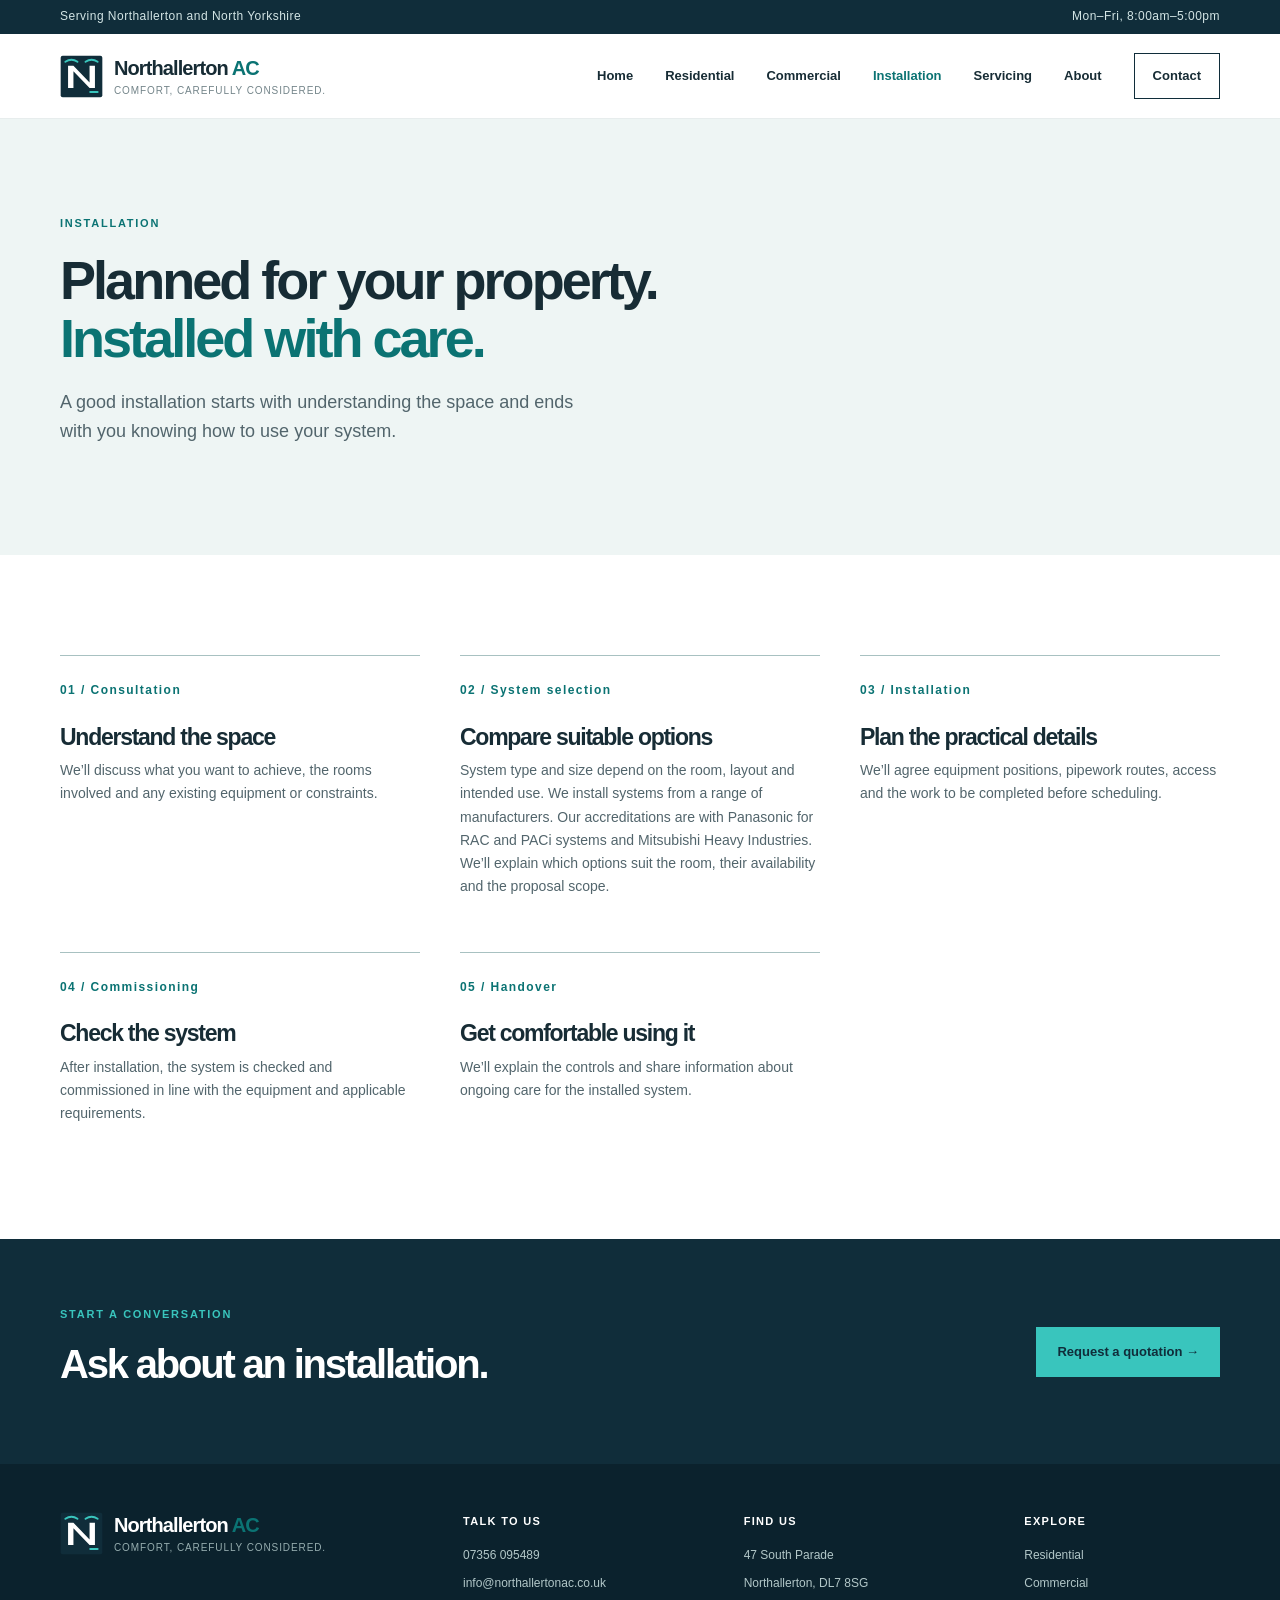
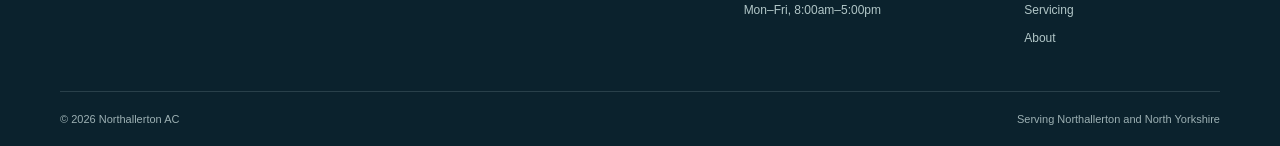
<file: installation.html>
<!doctype html><html lang="en-GB"><head><meta charset="utf-8"><meta name="viewport" content="width=device-width, initial-scale=1"><title>Air Conditioning Installation | Northallerton AC</title><meta name="description" content="Air conditioning installation in Northallerton. Discuss system selection, installation, commissioning and handover with Northallerton AC."><meta property="og:title" content="Air Conditioning Installation | Northallerton AC"><meta property="og:description" content="A clear process for selecting and installing air conditioning in homes and small commercial spaces."><meta property="og:type" content="website"><meta property="og:url" content="https://northallertonac.co.uk/installation.html"><meta property="og:image" content="https://northallertonac.co.uk/assets/northallerton-home-v2.jpg"><meta name="twitter:card" content="summary_large_image"><link rel="canonical" href="https://northallertonac.co.uk/installation.html"><link rel="icon" href="assets/northallerton-ac-mark.svg" type="image/svg+xml"><link rel="stylesheet" href="styles.css?v=20261107-logo-mhi-whatsapp"></head><body><a class="skip-link" href="#main">Skip to content</a><div class="topline"><div class="wrap top-inner"><span>Serving Northallerton and North Yorkshire</span><span>Mon–Fri, 8:00am–5:00pm</span></div></div><header class="site-header"><div class="wrap header-inner"><a class="brand" href="/"><img src="assets/northallerton-ac-mark.svg" alt=""><span>Northallerton <b>AC</b><small>Comfort, carefully considered.</small></span></a><button class="menu-toggle" aria-expanded="false" aria-controls="main-nav">Menu</button><nav id="main-nav" aria-label="Main navigation"><a href="/">Home</a><a href="domestic.html">Residential</a><a href="commercial.html">Commercial</a><a href="installation.html" aria-current="page">Installation</a><a href="maintenance.html">Servicing</a><a href="about.html">About</a><a href="contact.html" class="nav-cta">Contact</a></nav></div></header><main id="main"><section class="page-hero"><div class="wrap"><p class="eyebrow">Installation</p><h1>Planned for your property.<br><em>Installed with care.</em></h1><p class="lead">A good installation starts with understanding the space and ends with you knowing how to use your system.</p></div></section><section class="section"><div class="wrap"><div class="steps"><div><b>01 / Consultation</b><h3>Understand the space</h3><p>We’ll discuss what you want to achieve, the rooms involved and any existing equipment or constraints.</p></div><div><b>02 / System selection</b><h3>Compare suitable options</h3><p>System type and size depend on the room, layout and intended use. We install systems from a range of manufacturers. Our accreditations are with Panasonic for RAC and PACi systems and Mitsubishi Heavy Industries. We’ll explain which options suit the room, their availability and the proposal scope.</p></div><div><b>03 / Installation</b><h3>Plan the practical details</h3><p>We’ll agree equipment positions, pipework routes, access and the work to be completed before scheduling.</p></div><div><b>04 / Commissioning</b><h3>Check the system</h3><p>After installation, the system is checked and commissioned in line with the equipment and applicable requirements.</p></div><div><b>05 / Handover</b><h3>Get comfortable using it</h3><p>We’ll explain the controls and share information about ongoing care for the installed system.</p></div></div></div></section><section class="contact-band"><div class="wrap band-inner"><div><p class="eyebrow">Start a conversation</p><h2>Ask about an installation.</h2></div><a class="button button-light" href="contact.html">Request a quotation →</a></div></section></main><footer class="site-footer"><div class="wrap footer-main"><a class="brand footer-brand" href="/"><img src="assets/northallerton-ac-mark.svg" alt=""><span>Northallerton <b>AC</b><small>Comfort, carefully considered.</small></span></a><div><b>Talk to us</b><a href="tel:+447356095489">07356 095489</a><a href="mailto:info@northallertonac.co.uk">info@northallertonac.co.uk</a></div><div><b>Find us</b><span>47 South Parade</span><span>Northallerton, DL7 8SG</span><span>Mon–Fri, 8:00am–5:00pm</span></div><div><b>Explore</b><a href="domestic.html">Residential</a><a href="commercial.html">Commercial</a><a href="maintenance.html">Servicing</a><a href="about.html">About</a></div></div><div class="wrap footer-bottom"><span>© <span data-year>2026</span> Northallerton AC</span><span>Serving Northallerton and North Yorkshire</span></div></footer><script src="script.js" defer></script></body></html>
</file>
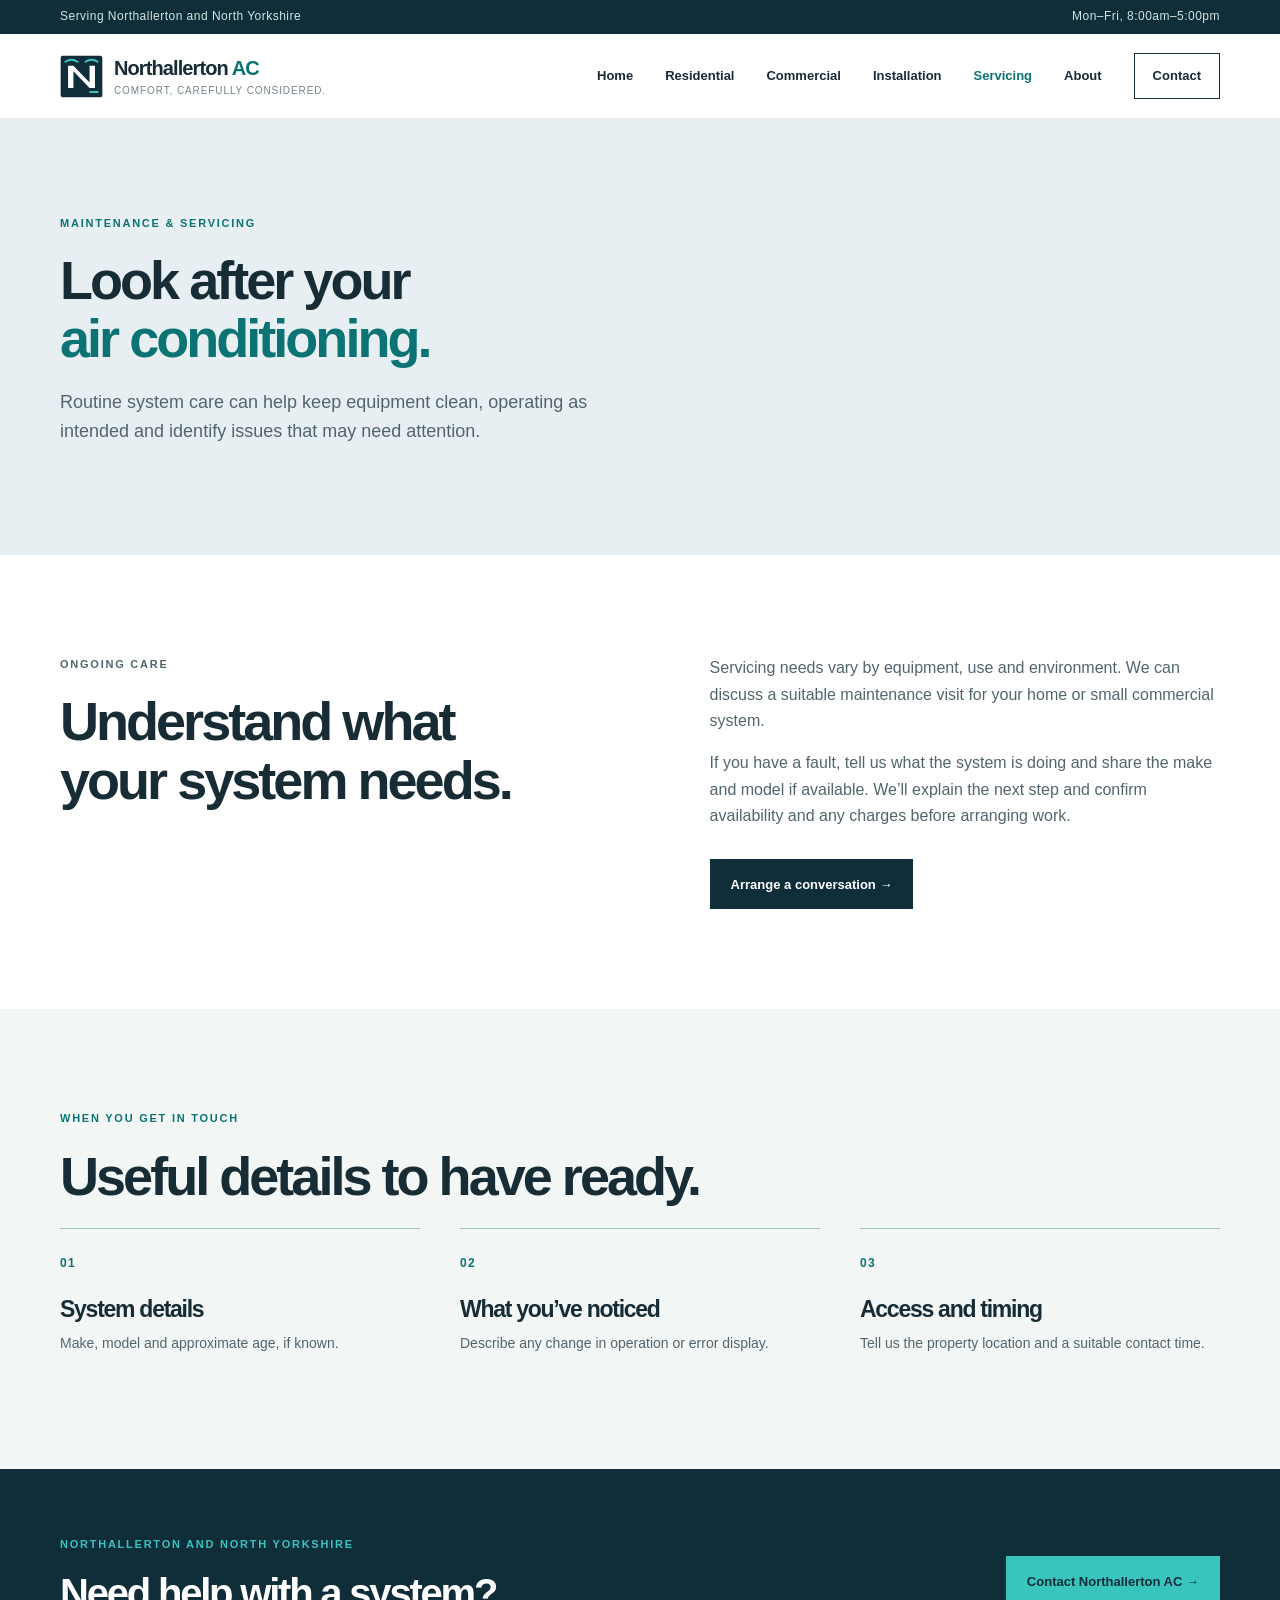
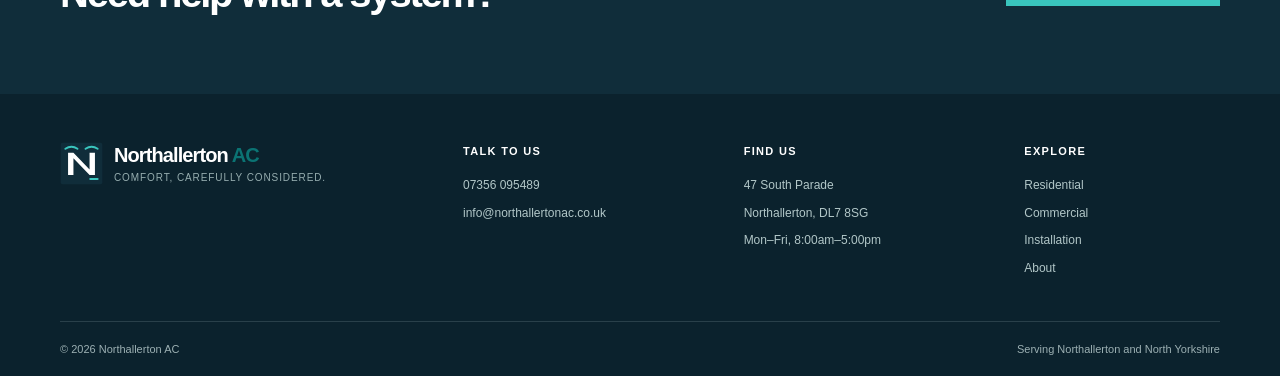
<file: maintenance.html>
<!doctype html><html lang="en-GB"><head><meta charset="utf-8"><meta name="viewport" content="width=device-width, initial-scale=1"><title>Air Conditioning Servicing | Northallerton AC</title><meta name="description" content="Air conditioning maintenance and servicing in Northallerton and North Yorkshire. Contact Northallerton AC about your system."><meta property="og:title" content="Air Conditioning Servicing | Northallerton AC"><meta property="og:description" content="Routine system care and fault finding for home and small commercial air conditioning."><meta property="og:type" content="website"><meta property="og:url" content="https://northallertonac.co.uk/maintenance.html"><meta property="og:image" content="https://northallertonac.co.uk/assets/northallerton-home-v2.jpg"><meta name="twitter:card" content="summary_large_image"><link rel="canonical" href="https://northallertonac.co.uk/maintenance.html"><link rel="icon" href="assets/northallerton-ac-mark.svg" type="image/svg+xml"><link rel="stylesheet" href="styles.css?v=20261107-logo-mhi-whatsapp"></head><body><a class="skip-link" href="#main">Skip to content</a><div class="topline"><div class="wrap top-inner"><span>Serving Northallerton and North Yorkshire</span><span>Mon–Fri, 8:00am–5:00pm</span></div></div><header class="site-header"><div class="wrap header-inner"><a class="brand" href="/"><img src="assets/northallerton-ac-mark.svg" alt=""><span>Northallerton <b>AC</b><small>Comfort, carefully considered.</small></span></a><button class="menu-toggle" aria-expanded="false" aria-controls="main-nav">Menu</button><nav id="main-nav" aria-label="Main navigation"><a href="/">Home</a><a href="domestic.html">Residential</a><a href="commercial.html">Commercial</a><a href="installation.html">Installation</a><a href="maintenance.html" aria-current="page">Servicing</a><a href="about.html">About</a><a href="contact.html" class="nav-cta">Contact</a></nav></div></header><main id="main"><section class="page-hero business-page-hero"><div class="wrap"><p class="eyebrow">Maintenance &amp; servicing</p><h1>Look after your<br><em>air conditioning.</em></h1><p class="lead">Routine system care can help keep equipment clean, operating as intended and identify issues that may need attention.</p></div></section><section class="section"><div class="wrap split-content"><div><p class="eyebrow">Ongoing care</p><h2>Understand what your system needs.</h2></div><div><p>Servicing needs vary by equipment, use and environment. We can discuss a suitable maintenance visit for your home or small commercial system.</p><p>If you have a fault, tell us what the system is doing and share the make and model if available. We’ll explain the next step and confirm availability and any charges before arranging work.</p><a class="button button-dark" href="contact.html">Arrange a conversation →</a></div></div></section><section class="section pale-section"><div class="wrap"><p class="eyebrow">When you get in touch</p><h2>Useful details to have ready.</h2><div class="steps"><div><b>01</b><h3>System details</h3><p>Make, model and approximate age, if known.</p></div><div><b>02</b><h3>What you’ve noticed</h3><p>Describe any change in operation or error display.</p></div><div><b>03</b><h3>Access and timing</h3><p>Tell us the property location and a suitable contact time.</p></div></div></div></section><section class="contact-band"><div class="wrap band-inner"><div><p class="eyebrow">Northallerton and North Yorkshire</p><h2>Need help with a system?</h2></div><a class="button button-light" href="contact.html">Contact Northallerton AC →</a></div></section></main><footer class="site-footer"><div class="wrap footer-main"><a class="brand footer-brand" href="/"><img src="assets/northallerton-ac-mark.svg" alt=""><span>Northallerton <b>AC</b><small>Comfort, carefully considered.</small></span></a><div><b>Talk to us</b><a href="tel:+447356095489">07356 095489</a><a href="mailto:info@northallertonac.co.uk">info@northallertonac.co.uk</a></div><div><b>Find us</b><span>47 South Parade</span><span>Northallerton, DL7 8SG</span><span>Mon–Fri, 8:00am–5:00pm</span></div><div><b>Explore</b><a href="domestic.html">Residential</a><a href="commercial.html">Commercial</a><a href="installation.html">Installation</a><a href="about.html">About</a></div></div><div class="wrap footer-bottom"><span>© <span data-year>2026</span> Northallerton AC</span><span>Serving Northallerton and North Yorkshire</span></div></footer><script src="script.js" defer></script></body></html>
</file>
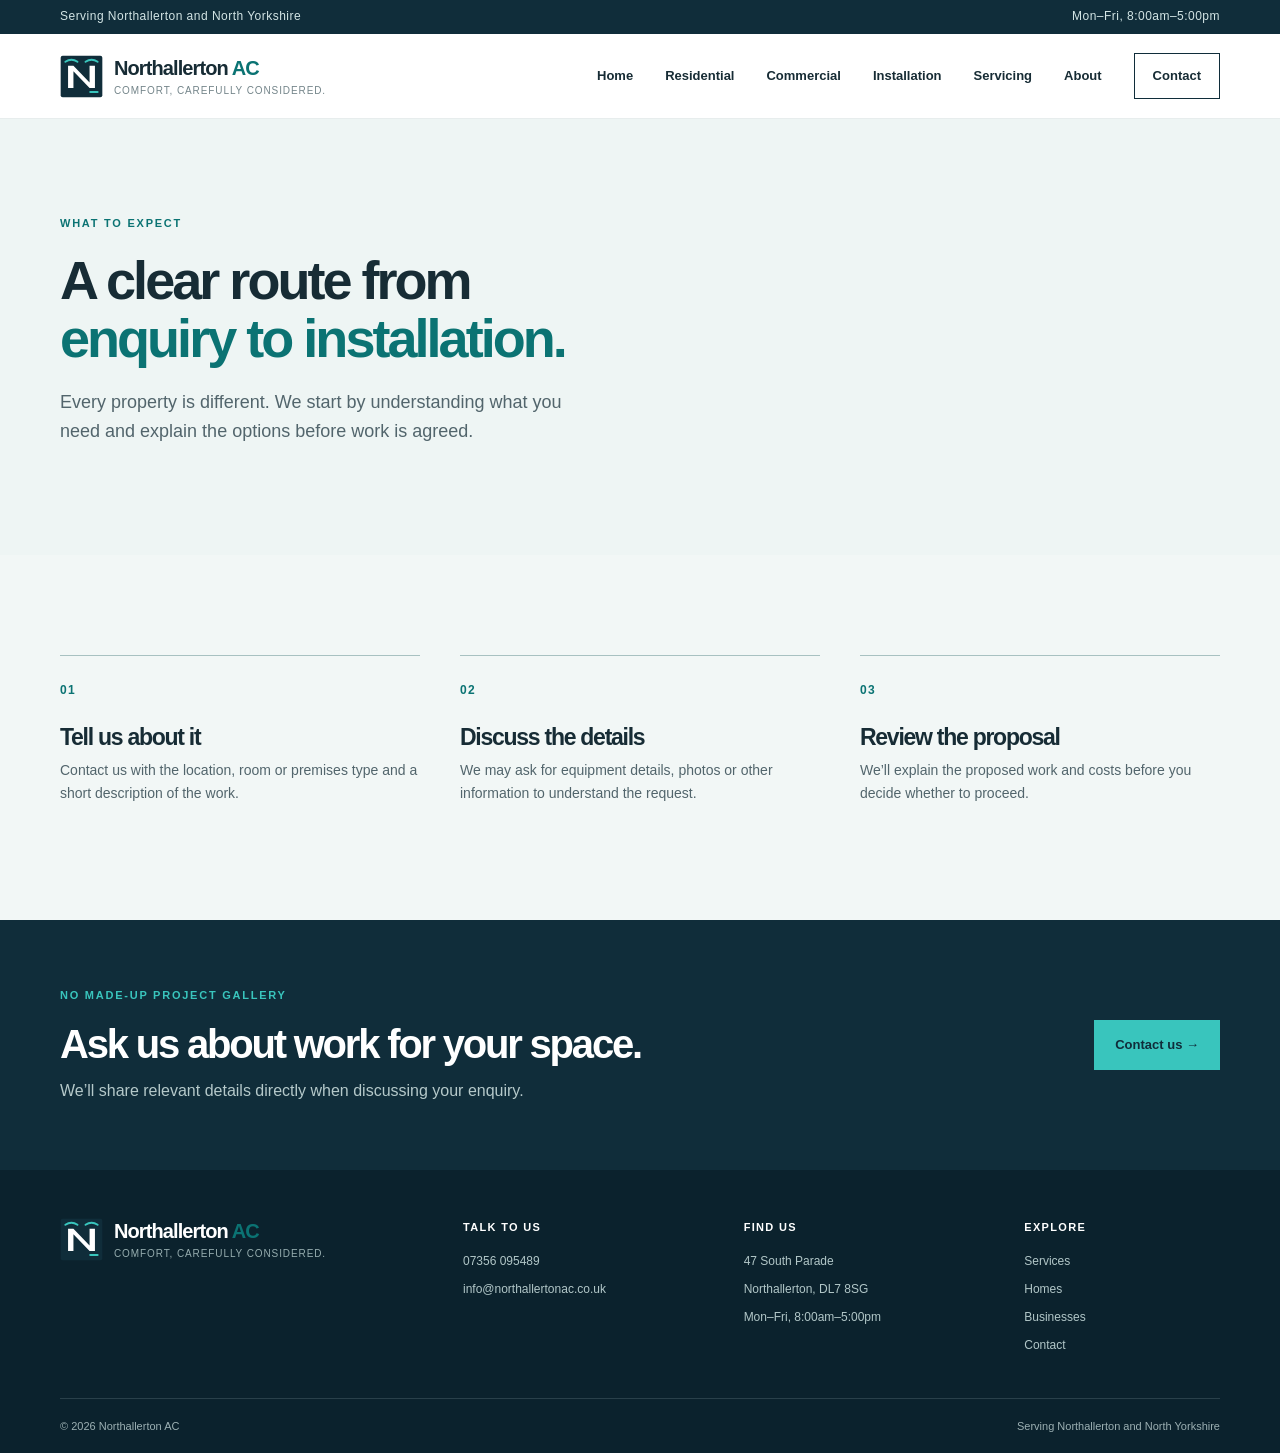
<file: projects.html>
<!doctype html><html lang="en-GB"><head><meta charset="utf-8"><meta name="viewport" content="width=device-width, initial-scale=1"><title>Our Approach | Northallerton AC</title><meta property="og:title" content="Our Approach | Northallerton AC"><meta property="og:description" content="Air conditioning installation, servicing and repair in Northallerton and North Yorkshire."><meta property="og:type" content="website"><meta property="og:url" content="https://northallertonac.co.uk/projects.html"><meta name="description" content="Learn how Northallerton AC approaches air conditioning enquiries, quotations and installation planning."><meta property="og:image" content="https://northallertonac.co.uk/assets/northallerton-home-v2.jpg"><meta name="twitter:card" content="summary_large_image"><link rel="canonical" href="https://northallertonac.co.uk/projects.html"><link rel="icon" href="assets/northallerton-ac-mark.svg" type="image/svg+xml"><link rel="stylesheet" href="styles.css?v=20261107-logo-mhi-whatsapp"></head><body><a class="skip-link" href="#main">Skip to content</a><div class="topline"><div class="wrap top-inner"><span>Serving Northallerton and North Yorkshire</span><span>Mon–Fri, 8:00am–5:00pm</span></div></div><header class="site-header"><div class="wrap header-inner"><a class="brand" href="/"><img src="assets/northallerton-ac-mark.svg" alt=""><span>Northallerton <b>AC</b><small>Comfort, carefully considered.</small></span></a><button class="menu-toggle" aria-expanded="false" aria-controls="main-nav">Menu</button><nav id="main-nav" aria-label="Main navigation"><a href="/">Home</a><a href="domestic.html">Residential</a><a href="commercial.html">Commercial</a><a href="installation.html">Installation</a><a href="maintenance.html">Servicing</a><a href="about.html">About</a><a href="contact.html" class="nav-cta">Contact</a></nav></div></header><main id="main"><section class="page-hero"><div class="wrap"><p class="eyebrow">What to expect</p><h1>A clear route from<br><em>enquiry to installation.</em></h1><p class="lead">Every property is different. We start by understanding what you need and explain the options before work is agreed.</p></div></section><section class="section pale-section"><div class="wrap steps"><div><b>01</b><h3>Tell us about it</h3><p>Contact us with the location, room or premises type and a short description of the work.</p></div><div><b>02</b><h3>Discuss the details</h3><p>We may ask for equipment details, photos or other information to understand the request.</p></div><div><b>03</b><h3>Review the proposal</h3><p>We’ll explain the proposed work and costs before you decide whether to proceed.</p></div></div></section><section class="contact-band"><div class="wrap band-inner"><div><p class="eyebrow">No made-up project gallery</p><h2>Ask us about work for your space.</h2><p>We’ll share relevant details directly when discussing your enquiry.</p></div><a class="button button-light" href="contact.html">Contact us →</a></div></section></main><footer class="site-footer"><div class="wrap footer-main"><a class="brand footer-brand" href="/"><img src="assets/northallerton-ac-mark.svg" alt=""><span>Northallerton <b>AC</b><small>Comfort, carefully considered.</small></span></a><div><b>Talk to us</b><a href="tel:+447356095489">07356 095489</a><a href="mailto:info@northallertonac.co.uk">info@northallertonac.co.uk</a></div><div><b>Find us</b><span>47 South Parade</span><span>Northallerton, DL7 8SG</span><span>Mon–Fri, 8:00am–5:00pm</span></div><div><b>Explore</b><a href="services.html">Services</a><a href="domestic.html">Homes</a><a href="commercial.html">Businesses</a><a href="contact.html">Contact</a></div></div><div class="wrap footer-bottom"><span>© <span data-year>2026</span> Northallerton AC</span><span>Serving Northallerton and North Yorkshire</span></div></footer><script src="script.js" defer></script></body></html>
</file>
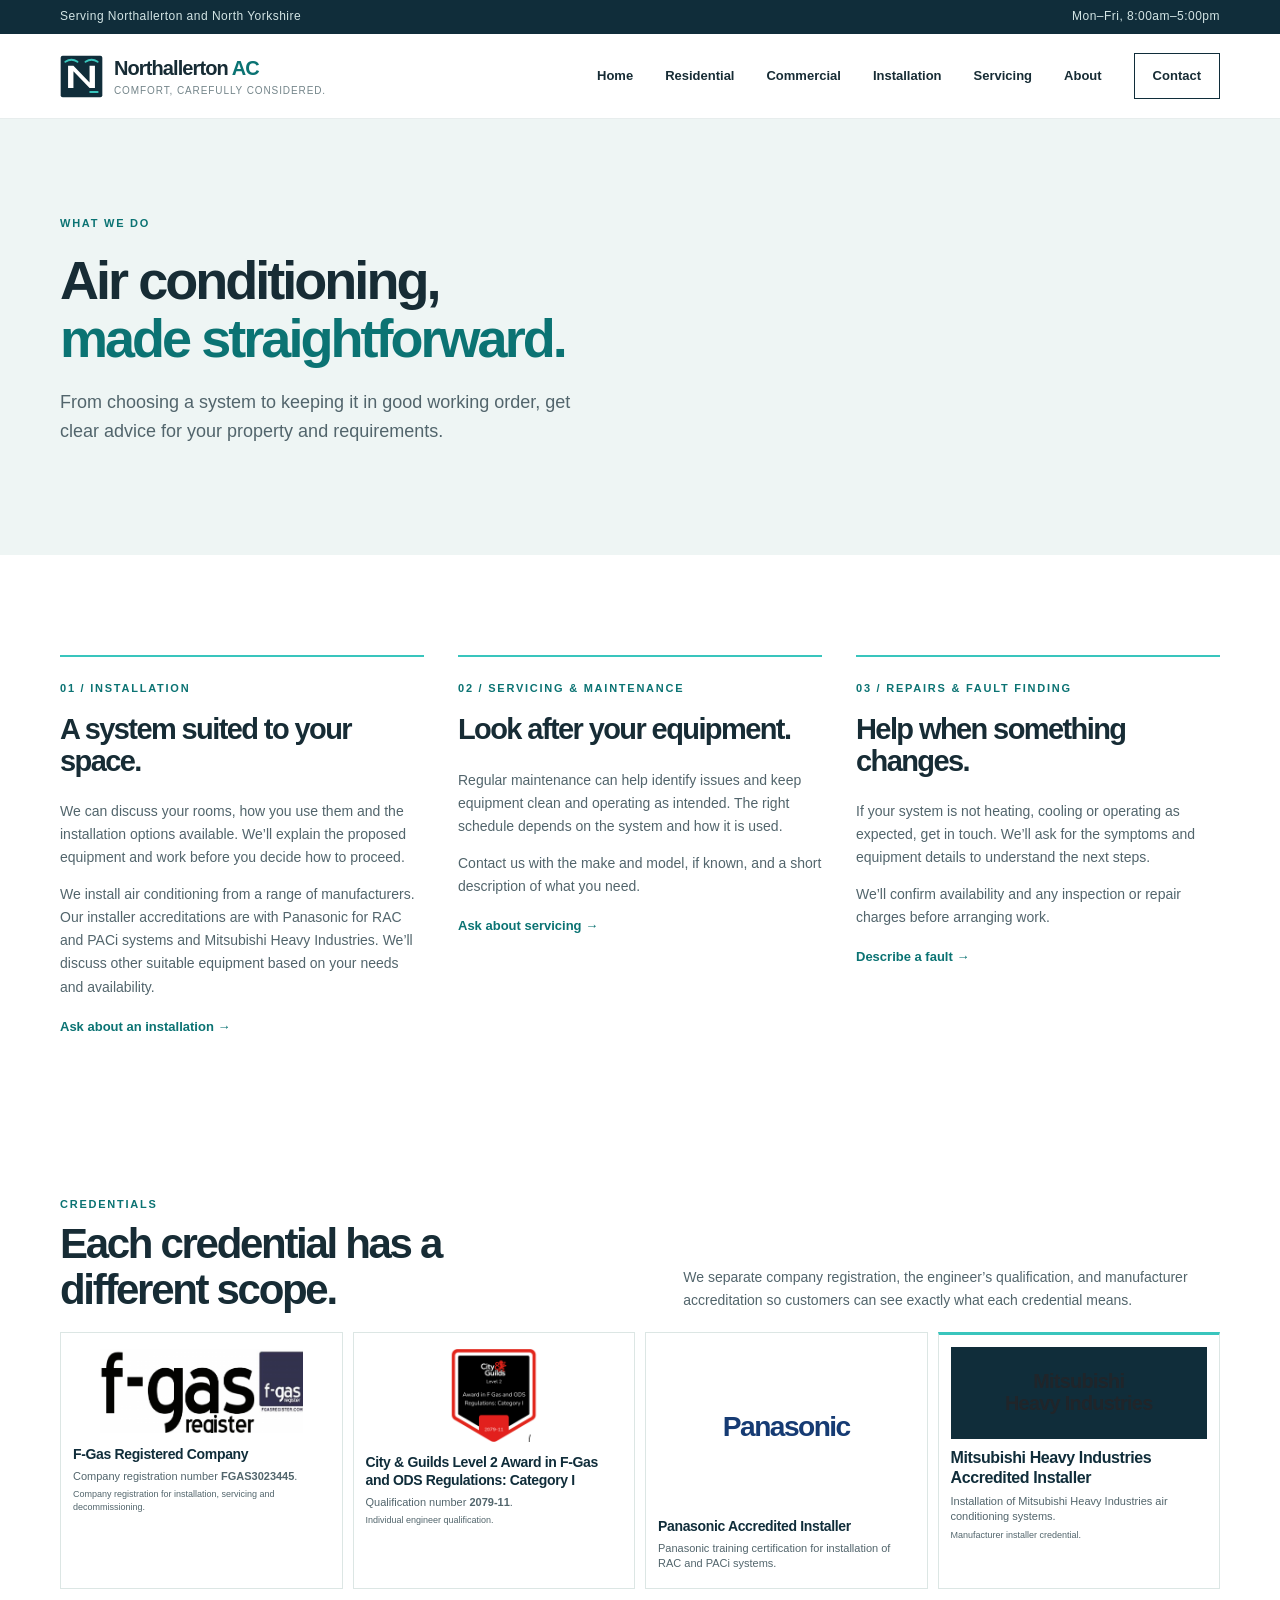
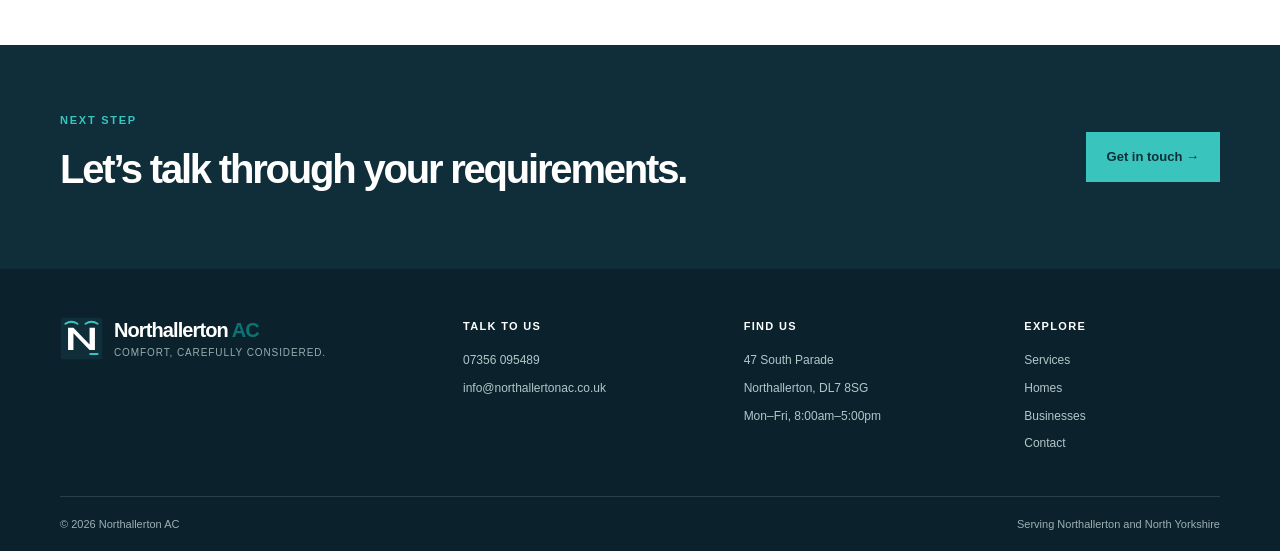
<file: services.html>
<!doctype html><html lang="en-GB"><head><meta charset="utf-8"><meta name="viewport" content="width=device-width, initial-scale=1"><title>Air Conditioning Services | Northallerton AC</title><meta property="og:title" content="Air Conditioning Services | Northallerton AC"><meta property="og:description" content="Air conditioning installation, servicing and repair in Northallerton and North Yorkshire."><meta property="og:type" content="website"><meta property="og:url" content="https://northallertonac.co.uk/services.html"><meta name="description" content="Air conditioning installation, servicing and repair for homes and businesses in Northallerton and North Yorkshire."><meta property="og:image" content="https://northallertonac.co.uk/assets/northallerton-home-v2.jpg"><meta name="twitter:card" content="summary_large_image"><link rel="canonical" href="https://northallertonac.co.uk/services.html"><link rel="icon" href="assets/northallerton-ac-mark.svg" type="image/svg+xml"><link rel="stylesheet" href="styles.css?v=20261107-logo-mhi-whatsapp"></head><body><a class="skip-link" href="#main">Skip to content</a><div class="topline"><div class="wrap top-inner"><span>Serving Northallerton and North Yorkshire</span><span>Mon–Fri, 8:00am–5:00pm</span></div></div><header class="site-header"><div class="wrap header-inner"><a class="brand" href="/"><img src="assets/northallerton-ac-mark.svg" alt=""><span>Northallerton <b>AC</b><small>Comfort, carefully considered.</small></span></a><button class="menu-toggle" aria-expanded="false" aria-controls="main-nav">Menu</button><nav id="main-nav" aria-label="Main navigation"><a href="/">Home</a><a href="domestic.html">Residential</a><a href="commercial.html">Commercial</a><a href="installation.html">Installation</a><a href="maintenance.html">Servicing</a><a href="about.html">About</a><a href="contact.html" class="nav-cta">Contact</a></nav></div></header><main id="main"><section class="page-hero"><div class="wrap"><p class="eyebrow">What we do</p><h1>Air conditioning,<br><em>made straightforward.</em></h1><p class="lead">From choosing a system to keeping it in good working order, get clear advice for your property and requirements.</p></div></section><section class="section"><div class="wrap service-detail-grid"><article><p class="eyebrow">01 / Installation</p><h2>A system suited to your space.</h2><p>We can discuss your rooms, how you use them and the installation options available. We’ll explain the proposed equipment and work before you decide how to proceed.</p><p>We install air conditioning from a range of manufacturers. Our installer accreditations are with Panasonic for RAC and PACi systems and Mitsubishi Heavy Industries. We’ll discuss other suitable equipment based on your needs and availability.</p><a class="text-link" href="contact.html">Ask about an installation →</a></article><article><p class="eyebrow" id="servicing">02 / Servicing &amp; maintenance</p><h2>Look after your equipment.</h2><p>Regular maintenance can help identify issues and keep equipment clean and operating as intended. The right schedule depends on the system and how it is used.</p><p>Contact us with the make and model, if known, and a short description of what you need.</p><a class="text-link" href="contact.html">Ask about servicing →</a></article><article><p class="eyebrow">03 / Repairs &amp; fault finding</p><h2>Help when something changes.</h2><p>If your system is not heating, cooling or operating as expected, get in touch. We’ll ask for the symptoms and equipment details to understand the next steps.</p><p>We’ll confirm availability and any inspection or repair charges before arranging work.</p><a class="text-link" href="contact.html">Describe a fault →</a></article></div></section><section class="section credentials" id="credentials"><div class="wrap"><div class="credentials-grid"><div><p class="eyebrow">Credentials</p><h2>Each credential has a different scope.</h2><p>We separate company registration, the engineer’s qualification, and manufacturer accreditation so customers can see exactly what each credential means.</p></div><div class="credential-list">
 <article class="credential-card"><div class="credential-mark fgas-mark"><img src="assets/fgas-register-logo.png" alt="F-Gas Register"></div><div class="credential-copy"><h3>F-Gas Registered Company</h3><p>Company registration number <strong>FGAS3023445</strong>.</p><small>Company registration for installation, servicing and decommissioning.</small></div></article>
 <article class="credential-card"><div class="credential-mark guilds-mark"><img src="assets/city-guilds-fgas-category-i.png" alt="City &amp; Guilds Level 2 Award in F-Gas and ODS Regulations: Category I, qualification 2079-11"></div><div class="credential-copy"><h3>City &amp; Guilds Level 2 Award in F-Gas and ODS Regulations: Category I</h3><p>Qualification number <strong>2079-11</strong>.</p><small>Individual engineer qualification.</small></div></article>
 <article class="credential-card"><div class="credential-mark wordmark panasonic-mark" aria-label="Panasonic">Panasonic</div><div class="credential-copy"><h3>Panasonic Accredited Installer</h3><p>Panasonic training certification for installation of RAC and PACi systems.</p></div></article>
 <article class="credential-card mhi-credential"><div class="credential-mark wordmark mhi-mark">Mitsubishi<br>Heavy Industries</div><div class="credential-copy"><h3>Mitsubishi Heavy Industries Accredited Installer</h3><p>Installation of Mitsubishi Heavy Industries air conditioning systems.</p><small>Manufacturer installer credential.</small></div></article>
 </div></div></div></section><section class="contact-band"><div class="wrap band-inner"><div><p class="eyebrow">Next step</p><h2>Let’s talk through your requirements.</h2></div><a class="button button-light" href="contact.html">Get in touch →</a></div></section></main><footer class="site-footer"><div class="wrap footer-main"><a class="brand footer-brand" href="/"><img src="assets/northallerton-ac-mark.svg" alt=""><span>Northallerton <b>AC</b><small>Comfort, carefully considered.</small></span></a><div><b>Talk to us</b><a href="tel:+447356095489">07356 095489</a><a href="mailto:info@northallertonac.co.uk">info@northallertonac.co.uk</a></div><div><b>Find us</b><span>47 South Parade</span><span>Northallerton, DL7 8SG</span><span>Mon–Fri, 8:00am–5:00pm</span></div><div><b>Explore</b><a href="services.html">Services</a><a href="domestic.html">Homes</a><a href="commercial.html">Businesses</a><a href="contact.html">Contact</a></div></div><div class="wrap footer-bottom"><span>© <span data-year>2026</span> Northallerton AC</span><span>Serving Northallerton and North Yorkshire</span></div></footer><script src="script.js" defer></script></body></html>
</file>
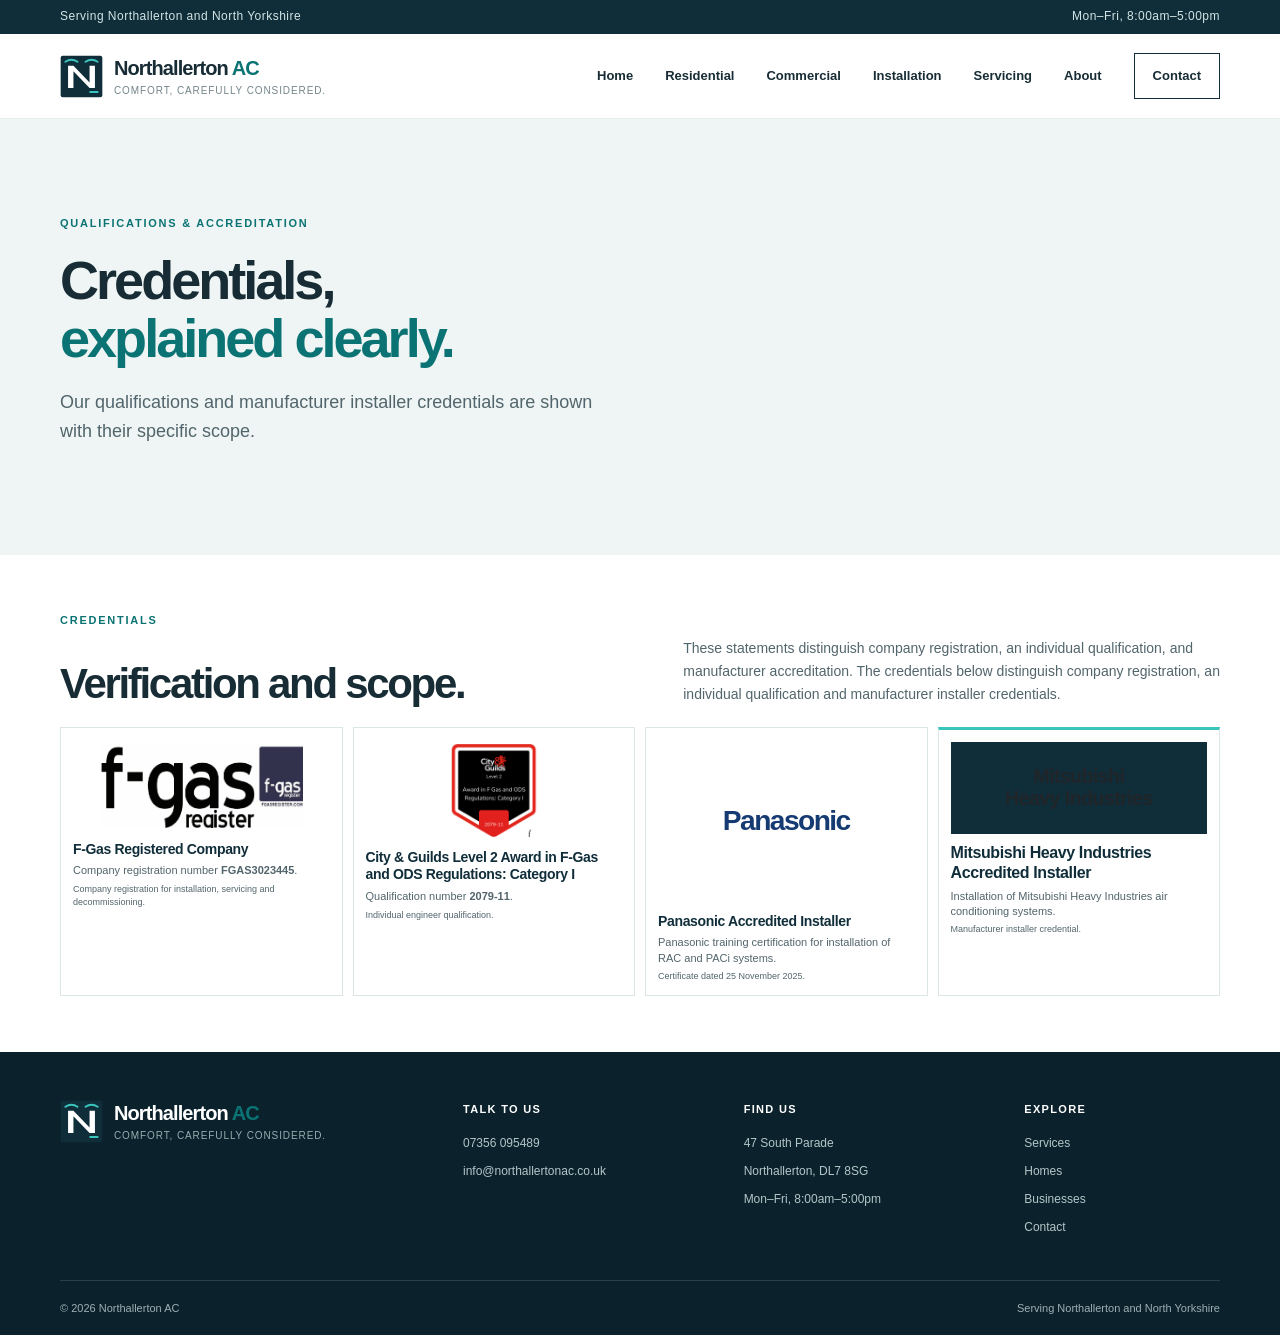
<file: testimonials.html>
<!doctype html><html lang="en-GB"><head><meta charset="utf-8"><meta name="viewport" content="width=device-width, initial-scale=1"><title>Credentials | Northallerton AC</title><meta property="og:title" content="Credentials | Northallerton AC"><meta property="og:description" content="Air conditioning installation, servicing and repair in Northallerton and North Yorkshire."><meta property="og:type" content="website"><meta property="og:url" content="https://northallertonac.co.uk/testimonials.html"><meta name="description" content="Northallerton AC qualifications, F-Gas registration and Panasonic installer accreditation."><meta property="og:image" content="https://northallertonac.co.uk/assets/northallerton-home-v2.jpg"><meta name="twitter:card" content="summary_large_image"><link rel="canonical" href="https://northallertonac.co.uk/testimonials.html"><link rel="icon" href="assets/northallerton-ac-mark.svg" type="image/svg+xml"><link rel="stylesheet" href="styles.css?v=20261107-logo-mhi-whatsapp"></head><body><a class="skip-link" href="#main">Skip to content</a><div class="topline"><div class="wrap top-inner"><span>Serving Northallerton and North Yorkshire</span><span>Mon–Fri, 8:00am–5:00pm</span></div></div><header class="site-header"><div class="wrap header-inner"><a class="brand" href="/"><img src="assets/northallerton-ac-mark.svg" alt=""><span>Northallerton <b>AC</b><small>Comfort, carefully considered.</small></span></a><button class="menu-toggle" aria-expanded="false" aria-controls="main-nav">Menu</button><nav id="main-nav" aria-label="Main navigation"><a href="/">Home</a><a href="domestic.html">Residential</a><a href="commercial.html">Commercial</a><a href="installation.html">Installation</a><a href="maintenance.html">Servicing</a><a href="about.html">About</a><a href="contact.html" class="nav-cta">Contact</a></nav></div></header><main id="main"><section class="page-hero"><div class="wrap"><p class="eyebrow">Qualifications &amp; accreditation</p><h1>Credentials,<br><em>explained clearly.</em></h1><p class="lead">Our qualifications and manufacturer installer credentials are shown with their specific scope.</p></div></section><section class="section credentials"><div class="wrap"><div class="credentials-grid"><div><p class="eyebrow">Credentials</p><h2>Verification and scope.</h2><p>These statements distinguish company registration, an individual qualification, and manufacturer accreditation. The credentials below distinguish company registration, an individual qualification and manufacturer installer credentials.</p></div><div class="credential-list">
 <article class="credential-card"><div class="credential-mark fgas-mark"><img src="assets/fgas-register-logo.png" alt="F-Gas Register"></div><div class="credential-copy"><h3>F-Gas Registered Company</h3><p>Company registration number <strong>FGAS3023445</strong>.</p><small>Company registration for installation, servicing and decommissioning.</small></div></article>
 <article class="credential-card"><div class="credential-mark guilds-mark"><img src="assets/city-guilds-fgas-category-i.png" alt="City &amp; Guilds Level 2 Award in F-Gas and ODS Regulations: Category I, qualification 2079-11"></div><div class="credential-copy"><h3>City &amp; Guilds Level 2 Award in F-Gas and ODS Regulations: Category I</h3><p>Qualification number <strong>2079-11</strong>.</p><small>Individual engineer qualification.</small></div></article>
 <article class="credential-card"><div class="credential-mark wordmark panasonic-mark" aria-label="Panasonic">Panasonic</div><div class="credential-copy"><h3>Panasonic Accredited Installer</h3><p>Panasonic training certification for installation of RAC and PACi systems.</p><small>Certificate dated 25 November 2025.</small></div></article>
 <article class="credential-card mhi-credential"><div class="credential-mark wordmark mhi-mark">Mitsubishi<br>Heavy Industries</div><div class="credential-copy"><h3>Mitsubishi Heavy Industries Accredited Installer</h3><p>Installation of Mitsubishi Heavy Industries air conditioning systems.</p><small>Manufacturer installer credential.</small></div></article>
 </div></div></div></section></main><footer class="site-footer"><div class="wrap footer-main"><a class="brand footer-brand" href="/"><img src="assets/northallerton-ac-mark.svg" alt=""><span>Northallerton <b>AC</b><small>Comfort, carefully considered.</small></span></a><div><b>Talk to us</b><a href="tel:+447356095489">07356 095489</a><a href="mailto:info@northallertonac.co.uk">info@northallertonac.co.uk</a></div><div><b>Find us</b><span>47 South Parade</span><span>Northallerton, DL7 8SG</span><span>Mon–Fri, 8:00am–5:00pm</span></div><div><b>Explore</b><a href="services.html">Services</a><a href="domestic.html">Homes</a><a href="commercial.html">Businesses</a><a href="contact.html">Contact</a></div></div><div class="wrap footer-bottom"><span>© <span data-year>2026</span> Northallerton AC</span><span>Serving Northallerton and North Yorkshire</span></div></footer><script src="script.js" defer></script></body></html>
</file>
<file: styles.css>
:root{--navy:#102d3a;--navy2:#183f4e;--teal:#39c5bd;--pale:#eff6f5;--ink:#172c35;--muted:#52656c;--white:#fff;--line:#d7e2e2;--serif:Manrope,Arial,sans-serif;--sans:'DM Sans',Arial,sans-serif}*{box-sizing:border-box}html{scroll-behavior:smooth}body{margin:0;color:var(--ink);font-family:var(--sans);font-size:16px;line-height:1.65;-webkit-font-smoothing:antialiased}a{color:inherit;text-decoration:none}a:hover{text-decoration:underline;text-underline-offset:4px}img{max-width:100%}.wrap{width:min(1160px,calc(100% - 48px));margin-inline:auto}.skip-link{position:absolute;left:-9999px;top:0;background:#fff;padding:12px;z-index:99}.skip-link:focus{left:12px}.topline{background:var(--navy);color:#d3e5e5;font-size:12px;letter-spacing:.04em}.top-inner{min-height:34px;display:flex;justify-content:space-between;align-items:center}.site-header{background:#fff;border-bottom:1px solid #e7eded;position:relative;z-index:3}.header-inner{min-height:84px;display:flex;align-items:center;justify-content:space-between}.brand{display:flex;align-items:center;gap:11px;font-family:var(--serif);font-size:20px;font-weight:700;line-height:1.15;letter-spacing:-.045em}.brand img{width:43px;height:43px}.brand b{color:#0b7373}.brand small{display:block;font:500 10px var(--sans);letter-spacing:.09em;text-transform:uppercase;color:#74858a;margin-top:5px}.site-header nav{display:flex;align-items:center;gap:32px;font-size:13px;font-weight:600}.site-header nav a[aria-current=page]{color:#0b7373}.nav-cta{border:1px solid var(--navy);padding:11px 18px}.nav-cta:hover{background:var(--navy);color:#fff;text-decoration:none}.menu-toggle{display:none}.hero{background:var(--navy);color:#fff;overflow:hidden}.hero-grid{min-height:590px;display:grid;grid-template-columns:1fr .88fr;align-items:center;gap:5%;padding-block:68px}.eyebrow{font-size:11px;font-weight:700;text-transform:uppercase;letter-spacing:.16em;color:#0b7373;margin:0 0 19px}.hero .eyebrow,.contact-band .eyebrow{color:var(--teal)}h1,h2,h3,p{margin-top:0}h1,h2,h3{font-family:var(--serif);letter-spacing:-.055em;line-height:1.08}h1{font-size:clamp(48px,6vw,74px);margin-bottom:24px;max-width:720px}h1 em{font-style:normal;color:#6edbd4}.lead{font-size:18px;line-height:1.65;max-width:540px;color:#c2d4d6}.hero .lead{color:#c6d6d8}.actions{display:flex;align-items:center;gap:22px;flex-wrap:wrap;margin-top:30px}.button{display:inline-flex;align-items:center;justify-content:center;min-height:50px;padding:0 21px;font-weight:700;font-size:13px;transition:transform .2s,background .2s}.button:hover{transform:translateY(-2px);text-decoration:none}.button-light{background:var(--teal);color:var(--navy)}.button-light:hover{background:#6edbd4}.button-dark{background:var(--navy);color:#fff;border:0;cursor:pointer}.button-dark:hover{background:var(--navy2)}.button-outline{border:1px solid #9ab6b9;color:#fff}.text-link{color:#0b7373;font-weight:700;font-size:13px}.text-link span{padding-left:9px}.text-link.light-link{color:#d5eeee}.hero-hours{color:#9cb6b8;font-size:12px;margin-top:26px}.hero-art{height:410px;position:relative;background:#214959;overflow:hidden}.hero-art:before{content:'';position:absolute;inset:0;background:linear-gradient(120deg,transparent 40%,#264f5c 40%)}.art-sun{position:absolute;right:14%;top:12%;width:94px;height:94px;border-radius:50%;background:#e8b875;opacity:.88}.art-window{position:absolute;right:9%;top:12%;width:55%;height:52%;display:grid;grid-template-columns:1fr 1fr;grid-template-rows:1fr 1fr;border:9px solid #dce8e2;box-shadow:0 14px 30px #071c2870}.art-window div{background:linear-gradient(145deg,#91c9c2,#577e78);border:3px solid #dce8e2}.art-window div:nth-child(2),.art-window div:nth-child(3){background:linear-gradient(150deg,#d5bc8e,#6f9e91)}.art-unit{position:absolute;top:22%;left:10%;height:32px;width:42%;background:#fff;box-shadow:0 7px 15px #071c2860;border-radius:2px;display:flex;align-items:end;justify-content:center;gap:4px;padding-bottom:5px}.art-unit i{width:26%;height:2px;background:#8fa7aa}.art-plant{position:absolute;bottom:0;right:7%;height:130px;width:78px}.art-plant span{position:absolute;bottom:0;left:19px;width:42px;height:47px;background:#d2a878;clip-path:polygon(8% 0,92% 0,78% 100%,22% 100%)}.art-plant b{position:absolute;bottom:40px;left:36px;width:15px;height:65px;border-radius:100% 0 100% 0;background:#68a189;transform:rotate(-17deg);transform-origin:bottom}.art-plant b:nth-child(2){transform:rotate(32deg);height:70px}.art-plant b:nth-child(3){transform:rotate(-48deg);height:56px}.art-plant b:nth-child(4){transform:rotate(61deg);height:49px}.art-caption{position:absolute;bottom:21px;left:23px;color:#e1eeee;font:600 12px var(--sans);letter-spacing:.04em}.trust-strip{background:#f1f6f5;border-bottom:1px solid #e5eded}.trust-grid{display:grid;grid-template-columns:repeat(3,1fr);padding-block:22px;gap:20px}.trust-grid>div{border-right:1px solid var(--line);padding-left:25px}.trust-grid>div:first-child{padding-left:0}.trust-grid>div:last-child{border:0}.trust-grid strong,.trust-grid span{display:block}.trust-grid strong{font-size:13px}.trust-grid span{font-size:11px;color:var(--muted);margin-top:4px}.section{padding-block:100px}.intro-grid,.credentials-grid,.split-content{display:grid;grid-template-columns:1fr 1fr;gap:12%;align-items:start}.section h2,.page-hero h1{font-size:clamp(38px,4.4vw,54px);margin-bottom:23px}.intro-grid>div:nth-child(2) p,.split-content p{color:var(--muted)}.intro-grid .text-link{display:inline-block;margin-top:10px}.cards-section{background:#f5f8f7;padding-top:75px;padding-bottom:90px}.section-heading{display:flex;justify-content:space-between;align-items:end;margin-bottom:32px}.section-heading h2{margin-bottom:0}.section-heading .eyebrow{margin-bottom:14px}.card-grid{display:grid;grid-template-columns:repeat(3,1fr);gap:16px}.service-card{min-height:270px;padding:30px 27px;display:flex;flex-direction:column;align-items:flex-start;transition:transform .2s}.service-card:hover{transform:translateY(-4px);text-decoration:none}.home-card{background:#e0efec}.business-card{background:#d9e6e8}.care-card{background:#e8e7df}.card-number{font-size:10px;letter-spacing:.14em;font-weight:700;color:#407075}.service-card h3{font-size:30px;margin:31px 0 11px}.service-card p{color:#52656c;font-size:14px;max-width:270px}.card-arrow{margin-top:auto;font-size:12px;font-weight:700}.credentials{background:#fff}.credentials-grid h2{max-width:420px}.credentials-grid>div:first-child p:not(.eyebrow){color:var(--muted);max-width:420px}.credential-list{border-top:1px solid var(--line)}.credential-list>div:not(.credential-note){display:flex;align-items:center;gap:16px;border-bottom:1px solid var(--line);padding:16px 0}.credential-mark{display:grid;place-items:center;width:38px;height:38px;background:var(--navy);color:#fff;font-weight:700;font-size:12px;flex:none}.credential-mark.panasonic{background:#bd2433}.credential-list p{margin:0}.credential-list p b,.credential-list p small{display:block}.credential-list p b{font-size:13px}.credential-list p small{font-size:11px;color:var(--muted);margin-top:3px}.credential-note{font-size:11px;color:var(--muted);padding-top:15px}.contact-band{background:var(--navy);color:#fff;padding-block:66px}.band-inner{display:flex;align-items:center;justify-content:space-between;gap:35px}.band-inner h2{font-size:40px;margin-bottom:12px}.band-inner p:not(.eyebrow){color:#b5c9ca;margin:0}.band-inner .actions{margin:0}.site-footer{background:#0b222d;color:#d9e6e6;padding-top:48px}.footer-main{display:grid;grid-template-columns:1.5fr 1fr 1fr .8fr;gap:36px;padding-bottom:42px}.footer-main>div{display:flex;flex-direction:column;gap:8px;font-size:12px;color:#b2c7c8}.footer-main>div>b{font-size:11px;text-transform:uppercase;letter-spacing:.12em;color:#fff;margin-bottom:8px}.footer-brand{align-self:start;color:#fff}.footer-brand small{color:#96adaf}.footer-bottom{border-top:1px solid #29404a;padding-block:18px;display:flex;justify-content:space-between;color:#9cb0b3;font-size:11px}.page-hero{background:#eef5f4;padding-block:95px 90px}.page-hero .lead{color:#52656c}.page-hero h1 em{color:#0b7373}.page-hero h1{margin-bottom:20px}.home-page-hero{background:linear-gradient(110deg,#e5f0ed,#f3f5ef)}.business-page-hero{background:#e8eff2}.contact-hero{background:#e4f0ef}.service-detail-grid{display:grid;grid-template-columns:repeat(3,1fr);gap:34px}.service-detail-grid article{border-top:2px solid var(--teal);padding-top:22px}.service-detail-grid h2{font-size:29px}.service-detail-grid p:not(.eyebrow){color:var(--muted);font-size:14px}.service-detail-grid .eyebrow{margin-bottom:17px}.pale-section{background:#f2f7f6}.steps{display:grid;grid-template-columns:repeat(3,1fr);gap:40px}.steps>div{border-top:1px solid #a8c1c1;padding-top:20px}.steps b{font-size:12px;letter-spacing:.12em;color:#0b7373}.steps h3{font-size:23px;margin:22px 0 10px}.steps p{color:var(--muted);font-size:14px}.split-content .button{margin-top:14px}.contact-layout{display:grid;grid-template-columns:.8fr 1.2fr;gap:12%;align-items:start}.contact-details h2,.form-panel h2{font-size:34px}.contact-details>p:not(.eyebrow){color:var(--muted)}.contact-method{display:block;border-bottom:1px solid var(--line);padding:17px 0}.contact-method small,.contact-method b{display:block}.contact-method small{color:var(--muted);font-size:11px;text-transform:uppercase;letter-spacing:.1em}.contact-method b{font-size:17px}.address{margin-top:25px}.form-panel{background:#f2f7f6;padding:34px}.form-panel>p:not(.eyebrow){color:var(--muted);font-size:14px}form{display:grid;gap:9px}label{font-size:12px;font-weight:700;margin-top:7px}label span{font-weight:400;color:var(--muted)}input,select,textarea{font:inherit;font-size:14px;color:var(--ink);width:100%;border:1px solid #c8d7d7;background:#fff;padding:12px;border-radius:0}input:focus,select:focus,textarea:focus{outline:2px solid #178e8b;outline-offset:1px}textarea{resize:vertical}.form-panel button{margin-top:12px}.form-note{font-size:11px!important;margin:2px 0 0}.legal-copy{max-width:760px}.legal-copy h2{font-size:25px;margin-top:38px}.legal-copy p{color:var(--muted)}
@media(max-width:760px){.wrap{width:min(100% - 36px,600px)}.top-inner{font-size:10px}.header-inner{min-height:70px}.brand{font-size:18px}.brand img{width:38px;height:38px}.menu-toggle{display:block;border:1px solid var(--line);background:white;padding:9px 13px;font:600 12px var(--sans);color:var(--navy)}.site-header nav{display:none;position:absolute;top:100%;left:0;right:0;background:white;padding:12px 18px 20px;border-bottom:1px solid var(--line);flex-direction:column;align-items:stretch;gap:0}.site-header nav.open{display:flex}.site-header nav a{padding:13px;border-bottom:1px solid #edf1f1}.site-header nav .nav-cta{margin-top:9px;text-align:center;border:1px solid var(--navy)}.hero-grid{grid-template-columns:1fr;padding-block:62px 34px;gap:35px}.hero h1{font-size:50px}.hero-art{height:300px}.trust-grid{grid-template-columns:1fr;gap:0;padding-block:9px}.trust-grid>div,.trust-grid>div:first-child{border-right:0;border-bottom:1px solid var(--line);padding:11px 0}.trust-grid>div:last-child{border-bottom:0}.section{padding-block:68px}.intro-grid,.credentials-grid,.split-content,.contact-layout{grid-template-columns:1fr;gap:25px}.section-heading{align-items:flex-start;gap:15px;flex-direction:column}.card-grid,.service-detail-grid{grid-template-columns:1fr}.service-card{min-height:225px}.credentials-grid{gap:18px}.band-inner{align-items:flex-start;flex-direction:column}.band-inner h2{font-size:34px}.footer-main{grid-template-columns:1fr 1fr;gap:30px 20px}.footer-brand{grid-column:1/-1}.footer-bottom{gap:10px;flex-direction:column}.page-hero{padding-block:65px 58px}.page-hero h1{font-size:45px}.steps{grid-template-columns:1fr;gap:22px}.steps h3{margin-top:14px}.form-panel{padding:24px 18px}.actions{gap:15px}.contact-layout{gap:45px}}
@media(prefers-reduced-motion:reduce){*,*:before,*:after{scroll-behavior:auto!important;transition:none!important}}
.hero-photo{height:440px;position:relative;overflow:hidden;background:#284d56}.hero-photo img{width:100%;height:100%;object-fit:cover;display:block}.hero-photo:after{content:'';position:absolute;inset:45% 0 0;background:linear-gradient(transparent,#102d3a88)}.hero-photo span{position:absolute;z-index:1;bottom:20px;left:22px;color:#fff;font-size:11px;letter-spacing:.08em}@media(max-width:760px){.hero-photo{height:300px}}
.benefit-section{background:#f3f6f2}.benefit-heading{display:grid;grid-template-columns:1fr 1fr;gap:0 12%;align-items:end;max-width:920px}.benefit-heading .eyebrow{grid-column:1/-1}.benefit-heading h2{margin-bottom:0}.benefit-heading>p:last-child{color:var(--muted);margin:0 0 5px}.benefit-points{display:grid;grid-template-columns:repeat(3,1fr);gap:36px;margin-top:55px}.benefit-points>div{border-top:1px solid #9fb7b6;padding-top:18px}.benefit-points b{font-size:11px;color:#0b7373}.benefit-points h3{font-size:23px;margin:20px 0 9px}.benefit-points p{color:var(--muted);font-size:14px}.process-home{padding-top:78px}.process-home .section-heading{align-items:end}.process-home .section-heading h2{max-width:600px}@media(max-width:760px){.benefit-heading{grid-template-columns:1fr;gap:18px}.benefit-heading .eyebrow{grid-column:auto;margin-bottom:0}.benefit-points{grid-template-columns:1fr;gap:16px;margin-top:35px}.process-home{padding-top:64px}}
.hero-grid{grid-template-columns:1.05fr .95fr;gap:5%;min-height:555px;padding-block:55px}.hero h1{font-size:clamp(48px,4.8vw,64px);line-height:1.07;max-width:650px}.hero .lead{font-size:17px;max-width:500px}.hero-photo{height:470px}.hero-photo img{object-position:center 22%}.hero-photo .photo-caption{left:14px;bottom:14px;padding:8px 11px;background:#102d3acc;font-size:10px;letter-spacing:.01em}.hero-photo .photo-caption a{color:#fff;text-decoration:underline;text-underline-offset:2px}.manufacturer-feature{padding-block:82px;background:#eff5f4}.manufacturer-grid{display:grid;grid-template-columns:1fr 1fr;column-gap:12%;align-items:start}.maker-title .eyebrow{margin-bottom:20px}.maker-title h2{font-size:clamp(38px,4.3vw,56px);line-height:1.06;letter-spacing:-.06em;margin-bottom:0}.maker-rule{display:block;width:54px;height:3px;background:#39c5bd;margin-top:25px}.maker-copy{padding-top:34px}.maker-intro{font:600 21px/1.35 var(--serif);color:var(--navy);max-width:430px}.maker-copy p:not(.maker-intro){color:var(--muted);max-width:480px}.maker-qualification{font-size:12px;border-left:2px solid #9ab7b5;padding-left:13px;margin-top:20px}.maker-footer{grid-column:1/-1;display:flex;align-items:center;gap:18px;margin-top:42px;padding-top:19px;border-top:1px solid #c7d7d5}.maker-footer span:first-child{font-weight:700;font-size:13px;color:var(--navy)}.maker-footer span:last-child{font-size:12px;color:var(--muted)}
@media(max-width:760px){.hero-grid{grid-template-columns:1fr;min-height:0;padding-block:51px 35px;gap:30px}.hero h1{font-size:clamp(34px,9.2vw,42px);max-width:530px}.hero .lead{font-size:16px}.hero-photo{height:315px}.hero-photo img{object-position:center 18%}.manufacturer-feature{padding-block:62px}.manufacturer-grid{grid-template-columns:1fr;gap:12px}.maker-title h2{font-size:43px}.maker-copy{padding-top:8px}.maker-footer{grid-column:auto;align-items:flex-start;flex-direction:column;gap:5px;margin-top:18px}.hero-hours{margin-top:19px}}
.maker-inline{display:block;margin-top:12px;padding:12px 14px;background:#eff5f4;border-left:2px solid #39c5bd;font-size:13px;color:var(--muted)}.maker-inline b{display:block;color:var(--navy);font-size:14px;margin-bottom:4px}
/* Credential assets remain explicit placeholders until approved source files are supplied. */
.credentials .credentials-grid{grid-template-columns:1fr;gap:28px}.credentials-grid>div:first-child{max-width:720px}.credentials-grid>div:first-child p:not(.eyebrow){color:var(--muted);max-width:680px}.credential-list{display:grid;grid-template-columns:repeat(4,minmax(0,1fr));gap:14px;border:0}.credential-card{min-width:0;border:1px solid #dce6e4;background:#fff;padding:16px;display:flex;flex-direction:column;gap:14px}.logo-slot{height:102px;display:grid;place-items:center;padding:12px;border:1px dashed #a9bcba;background:#f7f9f8;text-align:center;color:#53676b;font-size:11px;line-height:1.45}.logo-slot b{font-size:10px;text-transform:uppercase;letter-spacing:.06em;color:#0b7373}.badge-slot{background:#f8f5f4}.panasonic-slot{background:#f6f7f7}.mhi-slot{background:#f2f5f4}.credential-copy h3{font:700 15px/1.28 var(--serif);letter-spacing:-.025em;color:var(--navy);margin:0 0 8px}.credential-copy p{font-size:12px;line-height:1.5;color:var(--muted);margin:0 0 7px}.credential-copy small{display:block;font-size:10px;line-height:1.45;color:var(--muted)}.credential-copy .draft-wording{font-size:11px}.pending-status{display:inline-block;background:#fff2d9;color:#694c16;font-size:9px;font-weight:700;letter-spacing:.07em;padding:5px 7px;margin:0 0 8px}.mhi-credential{border-top:3px solid #39c5bd}.mhi-credential .credential-copy h3{font-size:16px}.manufacturer-grid{grid-template-columns:.9fr 1.1fr;column-gap:10%;row-gap:34px}.maker-title h2{max-width:490px;font-size:clamp(38px,4.5vw,56px)}.maker-status{font-size:11px;color:var(--muted);max-width:360px;margin-top:22px}.maker-copy{padding-top:27px}.manufacturer-systems{grid-column:1/-1;display:grid;grid-template-columns:repeat(3,1fr);gap:14px}.manufacturer-systems article{background:#fff;padding:22px 20px;border-top:2px solid #39c5bd}.manufacturer-systems article span{font-size:9px;font-weight:700;letter-spacing:.12em;color:#0b7373}.manufacturer-systems h3{font-size:20px;margin:16px 0 8px}.manufacturer-systems p{font-size:12px;color:var(--muted);margin:0}.manufacturer-warranty{grid-column:1/-1;display:grid;grid-template-columns:1.4fr .6fr;gap:28px;align-items:center;background:#fff;border:1px solid #dce6e4;padding:24px}.warranty-draft{display:inline-block;background:#fff2d9;color:#694c16;font-size:9px;font-weight:700;letter-spacing:.08em;padding:5px 8px;margin-bottom:13px}.manufacturer-warranty h3{font-size:23px;margin-bottom:10px}.manufacturer-warranty p{font-size:12px;color:var(--muted);margin-bottom:12px}.manufacturer-warranty a{font-size:12px;font-weight:700;color:#0b7373;text-decoration:underline;text-underline-offset:3px}.panasonic-note{border-left:1px solid #dce6e4;padding-left:24px}.panasonic-note b,.panasonic-note span{display:block}.panasonic-note b{font-size:13px;color:var(--navy);margin-bottom:5px}.panasonic-note span{font-size:11px;line-height:1.5;color:var(--muted)}
@media(max-width:1040px){.credential-list{grid-template-columns:repeat(2,minmax(0,1fr))}}
@media(max-width:760px){.credentials .credentials-grid{gap:22px}.credential-list{grid-template-columns:1fr}.credential-card{padding:14px}.logo-slot{height:78px}.manufacturer-grid{grid-template-columns:1fr;row-gap:20px}.maker-title h2{font-size:39px}.maker-copy{padding-top:0}.manufacturer-systems{grid-template-columns:1fr;gap:10px}.manufacturer-systems article{padding:18px}.manufacturer-systems h3{margin:12px 0 6px}.manufacturer-warranty{grid-template-columns:1fr;padding:18px;gap:18px}.panasonic-note{border-left:0;border-top:1px solid #dce6e4;padding:15px 0 0}}

/* Supplied, verified credential artwork and type-led manufacturer marks. */
.credential-mark{height:102px;display:grid;place-items:center;padding:12px;background:#f7f9f8;border:1px solid #e5eceb;overflow:hidden}.credential-mark img{display:block;max-width:100%;max-height:100%;object-fit:contain}.fgas-mark img{width:100%;height:auto}.guilds-mark{background:#0b0b0b}.guilds-mark img{height:100%;width:auto}.wordmark{font-family:Arial,sans-serif;font-weight:700;letter-spacing:-.055em}.panasonic-mark{font-size:27px;color:#163b73}.mhi-mark{font-size:17px;line-height:1.1;color:#20252a;text-align:center;letter-spacing:-.03em}.loyalty-note{margin-top:17px;padding:13px 15px;background:#f1f6f5;border-left:2px solid #39c5bd}.loyalty-note b,.loyalty-note span{display:block}.loyalty-note b{font-size:12px;color:var(--navy);margin-bottom:4px}.loyalty-note span{font-size:11px;line-height:1.5;color:var(--muted);margin-bottom:5px}.manufacturer-warranty .loyalty-note a{font-size:11px}
@media(max-width:760px){.credential-mark{height:88px}.fgas-mark img{max-width:96%}.guilds-mark img{height:100%}.credential-copy h3{font-size:16px}.loyalty-note{padding:12px}}

/* Credential artwork keeps its natural proportions in a generous, shared display area. */
.credential-mark{width:100%;height:auto;min-height:164px;flex:none;padding:8px 10px;overflow:visible;display:flex;align-items:center;justify-content:center}
.credential-mark img{display:block;width:auto;height:auto;max-width:100%;max-height:150px;object-fit:contain;object-position:center;flex:0 1 auto}
.credential-mark.fgas-mark img{width:100%;max-width:100%;height:auto;max-height:150px}
.credential-mark.guilds-mark img{width:auto;height:auto;max-width:100%;max-height:174px}
.credential-mark.wordmark{min-height:164px}
.credential-mark.panasonic-mark{font-size:clamp(27px,2.2vw,36px);white-space:nowrap}
.credential-mark.mhi-mark{font-size:clamp(18px,1.55vw,23px);line-height:1.08;letter-spacing:-.035em}
@media(max-width:900px){.credential-mark{min-height:176px}.credential-mark img{max-height:158px}.credential-mark.guilds-mark img{max-height:182px}.credential-mark.wordmark{min-height:176px}}
@media(max-width:760px){.credential-mark{min-height:164px;padding:6px 12px}.credential-mark img{max-height:154px}.credential-mark.fgas-mark img{max-height:154px}.credential-mark.guilds-mark img{max-height:170px}.credential-mark.wordmark{min-height:164px}.credential-mark.panasonic-mark{font-size:34px}.credential-mark.mhi-mark{font-size:22px}}

/* Panasonic's warranty is shown as a separate manufacturer option, beside MHI. */
.manufacturer-warranty{grid-template-columns:1fr}
.panasonic-warranty-section{padding:clamp(62px,8vw,104px) 0;background:#f2f7f6;border-top:1px solid #dce6e4;border-bottom:1px solid #dce6e4}
.panasonic-warranty-grid{display:grid;grid-template-columns:minmax(0,1.05fr) minmax(360px,.95fr);gap:clamp(36px,6vw,82px);align-items:center}
.panasonic-warranty-copy{min-width:0}
.panasonic-warranty-copy>.eyebrow{margin-bottom:10px}
.panasonic-brand-wordmark{margin:0 0 12px;color:#163b73;font:700 23px/1 Arial,sans-serif;letter-spacing:-.055em}
.panasonic-warranty-copy h2{max-width:650px;margin:0 0 22px;color:var(--navy);font-size:clamp(34px,4vw,49px);line-height:1.08;letter-spacing:-.055em}
.panasonic-warranty-copy>p:not(.eyebrow):not(.panasonic-brand-wordmark){max-width:660px;color:var(--muted);font-size:14px;line-height:1.7}
.panasonic-warranty-copy .panasonic-warranty-lead{color:var(--navy);font-size:16px;line-height:1.65}
.panasonic-warranty-copy h3{margin:27px 0 10px;color:var(--navy);font-size:17px}
.panasonic-conditions{display:grid;grid-template-columns:1fr 1fr;gap:8px 20px;margin:0;padding:0;list-style:none}
.panasonic-conditions li{position:relative;padding-left:20px;color:var(--muted);font-size:12px;line-height:1.5}
.panasonic-conditions li:before{position:absolute;left:0;top:0;color:#0b8580;font-weight:700;content:"✓"}
.panasonic-warranty-links{display:flex;flex-wrap:wrap;gap:12px 22px;margin-top:22px}
.panasonic-warranty-links a{color:#08716e;font-size:12px;font-weight:700;text-decoration:underline;text-decoration-thickness:1px;text-underline-offset:4px}
.panasonic-warranty-copy .panasonic-disclaimer{margin:12px 0 0;color:#63767c;font-size:10px;line-height:1.5}
.panasonic-warranty-visual{position:relative;min-width:0;padding:16px 16px 38px;background:#fff;border:1px solid #dce6e4;box-shadow:0 16px 42px rgba(16,45,58,.08)}
.panasonic-warranty-visual>img{display:block;width:100%;height:auto;aspect-ratio:1.55;object-fit:cover;object-position:center;border:0}
.five-year-badge{position:absolute;z-index:1;top:12px;right:12px;width:112px;height:112px;display:flex;flex-direction:column;align-items:center;justify-content:center;border-radius:50%;background:var(--navy);border:5px solid #fff;box-shadow:0 5px 20px rgba(16,45,58,.18);color:#fff;text-align:center}
.five-year-badge span{font-size:9px;font-weight:700;letter-spacing:.14em;line-height:1.2}
.five-year-badge strong{color:var(--teal);font-size:42px;line-height:.95;letter-spacing:-.07em}
.five-year-badge small{margin-top:5px;color:#d8efed;font-size:7px;font-weight:700;letter-spacing:.1em}
.panasonic-image-credit{position:absolute;bottom:10px;left:16px;color:#677a80;font-size:9px;line-height:1.4}
.panasonic-image-credit a{color:#08716e;text-decoration:underline;text-underline-offset:2px}
@media(max-width:900px){.panasonic-warranty-grid{grid-template-columns:1fr;gap:32px}.panasonic-warranty-copy{max-width:740px}.panasonic-warranty-visual{width:min(100%,720px);margin:0 auto}.panasonic-warranty-visual>img{aspect-ratio:1.8}.five-year-badge{right:12px;top:12px}}
@media(max-width:600px){.panasonic-warranty-section{padding:56px 0}.panasonic-warranty-copy h2{font-size:36px}.panasonic-warranty-copy .panasonic-warranty-lead{font-size:15px}.panasonic-conditions{grid-template-columns:1fr;gap:8px}.panasonic-warranty-visual{padding:10px 10px 36px}.panasonic-warranty-visual>img{aspect-ratio:1.2}.five-year-badge{width:88px;height:88px;top:16px;right:16px;border-width:4px}.five-year-badge strong{font-size:33px}.five-year-badge span{font-size:7px}.five-year-badge small{font-size:6px}.panasonic-image-credit{left:10px;bottom:8px;font-size:8px}.panasonic-warranty-links{gap:10px 16px}}

/* Keep credential artwork uncropped and let the marks sit cleanly on the cards. */
.credential-mark{min-height:164px;padding:8px 10px;background:transparent;border:0}
.credential-mark.fgas-mark img{width:auto;height:auto;max-width:min(100%,420px);max-height:140px;object-fit:contain}
.credential-mark.guilds-mark{background:transparent}
.credential-mark.guilds-mark img{width:auto;height:auto;max-width:164px;max-height:164px;object-fit:contain}
.credential-mark.panasonic-mark{background:transparent;border:0}
.credential-mark.mhi-mark{background:var(--navy);border:0;padding:24px}
.credential-mark.mhi-mark img{display:block;width:min(100%,260px);height:auto;max-width:100%;max-height:none;object-fit:contain}
@media(max-width:900px){.credential-mark{min-height:176px}.credential-mark.fgas-mark img{max-height:140px}.credential-mark.guilds-mark img{max-height:164px}.credential-mark.mhi-mark img{width:min(100%,250px)}}
@media(max-width:760px){.credential-mark{min-height:164px;padding:6px 12px}.credential-mark.fgas-mark img{max-width:min(100%,360px);max-height:136px}.credential-mark.guilds-mark img{max-width:158px;max-height:158px}.credential-mark.panasonic-mark{font-size:34px}.credential-mark.mhi-mark{min-height:164px;padding:20px}.credential-mark.mhi-mark img{width:min(100%,240px)}}
.credential-mark.panasonic-mark img{display:block;width:auto;height:auto;max-width:100%;max-height:76px;object-fit:contain;object-position:center}

/* A tighter credentials block keeps all four verified marks visible without dominating the page. */
.credentials.section{padding-block:56px}
.credentials .credentials-grid{grid-template-columns:1fr;gap:20px}
.credentials-grid>div:first-child{display:grid;grid-template-columns:minmax(0,1.05fr) minmax(0,.95fr);column-gap:30px;row-gap:0;align-items:end;max-width:none}
.credentials-grid>div:first-child .eyebrow{grid-column:1/-1;margin-bottom:8px}
.credentials-grid>div:first-child h2{grid-column:1;grid-row:2;max-width:480px;margin:0;font-size:clamp(30px,3.5vw,42px)}
.credentials-grid>div:first-child p:not(.eyebrow){grid-column:2;grid-row:2;max-width:none;margin:0;color:var(--muted);font-size:14px}
.credential-list{grid-template-columns:repeat(4,minmax(0,1fr));gap:10px;border:0}
.credential-card{padding:12px;gap:9px}
.credential-copy h3{font-size:14px;margin-bottom:5px}
.credential-copy p{font-size:11px;line-height:1.4;margin-bottom:4px}
.credential-copy small{font-size:9px}
.credential-mark{min-height:92px;padding:3px}
.credential-mark.fgas-mark img{max-width:min(100%,360px);max-height:84px}
.credential-mark.guilds-mark img{max-width:94px;max-height:94px}
.credential-mark.panasonic-mark img{max-height:58px}
.credential-mark.mhi-mark{min-height:92px;padding:14px}
.credential-mark.mhi-mark img{width:min(100%,220px)}
@media(max-width:1040px){.credential-list{grid-template-columns:repeat(2,minmax(0,1fr))}}
@media(max-width:760px){.credentials.section{padding-block:44px}.credentials .credentials-grid{gap:16px}.credentials-grid>div:first-child{display:block}.credentials-grid>div:first-child .eyebrow{margin-bottom:9px}.credentials-grid>div:first-child h2{font-size:32px;margin-bottom:12px}.credentials-grid>div:first-child p:not(.eyebrow){font-size:13px}.credential-list{grid-template-columns:1fr;gap:9px}.credential-card{padding:11px;gap:8px}.credential-mark{min-height:82px}.credential-mark.fgas-mark img{max-width:min(100%,340px);max-height:78px}.credential-mark.guilds-mark img{max-width:86px;max-height:86px}.credential-mark.panasonic-mark img{max-height:54px}.credential-mark.mhi-mark{min-height:82px;padding:12px}.credential-mark.mhi-mark img{width:min(100%,210px)}}

/* Keep credentials compact at tablet widths and use short horizontal cards on phones. */
@media(max-width:1040px){.credentials.section{padding-block:42px}.credential-card{padding:10px;gap:7px}.credential-mark,.credential-mark.wordmark{min-height:112px;height:112px;padding:4px}.credential-mark img{max-height:104px}.credential-mark.fgas-mark img{max-width:min(100%,360px);max-height:104px}.credential-mark.guilds-mark img{max-width:108px;max-height:108px}.credential-mark.mhi-mark{min-height:112px;height:112px;padding:14px}.credential-mark.mhi-mark img{width:min(100%,220px)}.credential-copy h3{font-size:13px}.credential-copy p{font-size:10px}.credential-copy small{font-size:9px}}
@media(max-width:760px){.credential-card{grid-template-columns:94px minmax(0,1fr);display:grid;align-items:center;padding:10px;gap:12px}.credential-mark,.credential-mark.wordmark{width:94px;min-height:82px;height:82px;padding:2px}.credential-mark.fgas-mark img{max-width:92px;max-height:72px}.credential-mark.guilds-mark img{max-width:74px;max-height:74px}.credential-mark.panasonic-mark{font-size:18px;white-space:normal}.credential-mark.panasonic-mark img{max-width:90px;max-height:52px}.credential-mark.mhi-mark{min-height:82px;height:82px;padding:10px}.credential-mark.mhi-mark img{width:90px}.credential-copy h3{font-size:13px}.credential-copy p{font-size:10px}.credential-copy small{font-size:9px}}

/* A slim credential banner replaces the large homepage credential cards. */
.credentials-banner{padding:14px 0;background:#eff6f5;border-top:1px solid #d7e2e2;border-bottom:1px solid #d7e2e2}
.credentials-banner .credential-list{display:grid;grid-template-columns:repeat(4,minmax(0,1fr));gap:0;align-items:center}
.credentials-banner .credential-card{min-width:0;display:flex;flex-direction:row;align-items:center;gap:10px;padding:8px 14px;border:0;border-right:1px solid #d0dddd;background:transparent}
.credentials-banner .credential-card:first-child{padding-left:0}
.credentials-banner .credential-card:last-child{padding-right:0;border-right:0}
.credentials-banner .credential-mark{width:82px;height:48px;min-height:48px;flex:none;padding:2px;background:transparent;border:0;overflow:visible}
.credentials-banner .credential-mark img{display:block;width:auto;height:auto;max-width:100%;max-height:44px;object-fit:contain}
.credentials-banner .credential-mark.guilds-mark img{width:auto;height:auto;max-width:45px;max-height:45px}
.credentials-banner .credential-mark.panasonic-mark img{max-width:78px;max-height:40px}
.credentials-banner .credential-mark.mhi-mark{padding:7px;background:var(--navy)}
.credentials-banner .credential-mark.mhi-mark img{width:100%;max-width:100%;max-height:none}
.credentials-banner .credential-copy{min-width:0}
.credentials-banner .credential-copy h3{margin:0;color:var(--navy);font:700 11px/1.25 var(--sans);letter-spacing:0}
.credentials-banner .credential-copy p{margin:3px 0 0;color:var(--muted);font-size:9px;line-height:1.25}
@media(max-width:900px){.credentials-banner .credential-list{grid-template-columns:repeat(2,minmax(0,1fr));row-gap:4px}.credentials-banner .credential-card{padding:7px 12px}.credentials-banner .credential-card:nth-child(2){border-right:0}.credentials-banner .credential-card:nth-child(3){padding-left:0}}
@media(max-width:600px){.credentials-banner{padding:9px 0}.credentials-banner .credential-list{row-gap:2px}.credentials-banner .credential-card{gap:6px;padding:6px 8px}.credentials-banner .credential-card:nth-child(odd){padding-left:0}.credentials-banner .credential-mark{width:78px;height:44px;min-height:44px;padding:1px}.credentials-banner .credential-mark img{max-height:40px}.credentials-banner .credential-mark.guilds-mark img{max-width:40px;max-height:40px}.credentials-banner .credential-mark.panasonic-mark img{max-width:76px;max-height:36px}.credentials-banner .credential-mark.mhi-mark{padding:6px}.credentials-banner .credential-copy h3{font-size:10px}.credentials-banner .credential-copy p{font-size:8px}}

/* Use a fresh, cache-busted brand mark across every page. */
.brand img{display:block;flex:none;width:43px;height:43px;object-fit:contain}
.whatsapp-icon{display:inline-block;width:18px;height:18px;flex:none;vertical-align:-4px}
.button-outline .whatsapp-icon{margin-right:9px}
.contact-method small .whatsapp-icon{width:14px;height:14px;margin-right:4px;vertical-align:-3px}

/* MHI warranty mirrors the separate Panasonic presentation. */
.mhi-warranty-section{padding:clamp(62px,8vw,104px) 0;background:#fff;border-bottom:1px solid #dce6e4}
.mhi-warranty-visual{display:flex;min-height:370px;flex-direction:column;justify-content:center;gap:18px;padding-bottom:44px;background:#f7faf9}
.mhi-warranty-logo-plate{display:grid;width:100%;min-height:238px;place-items:center;padding:38px;background:var(--navy)}
.mhi-warranty-logo-plate img{display:block;width:min(100%,440px);height:auto;object-fit:contain}
.mhi-warranty-visual .mhi-five-year-badge{top:10px;right:10px}
.mhi-five-year-badge strong{font-size:38px}
.mhi-warranty-caption{position:absolute;right:16px;bottom:12px;left:16px;margin:0;color:#677a80;text-align:center;font-size:10px;line-height:1.4}
@media(max-width:900px){.mhi-warranty-visual{width:min(100%,720px);min-height:330px;margin:0 auto}.mhi-warranty-logo-plate{min-height:240px}}
@media(max-width:600px){.mhi-warranty-section{padding:56px 0}.mhi-warranty-visual{min-height:260px;padding:10px 10px 38px}.mhi-warranty-logo-plate{min-height:190px;padding:28px 18px}.mhi-warranty-visual .mhi-five-year-badge{top:14px;right:14px;width:88px;height:88px;border-width:4px}.mhi-five-year-badge strong{font-size:32px}.mhi-five-year-badge span{font-size:7px}.mhi-five-year-badge small{font-size:6px}.mhi-warranty-caption{right:10px;bottom:8px;left:10px;font-size:8px}}
</file>
